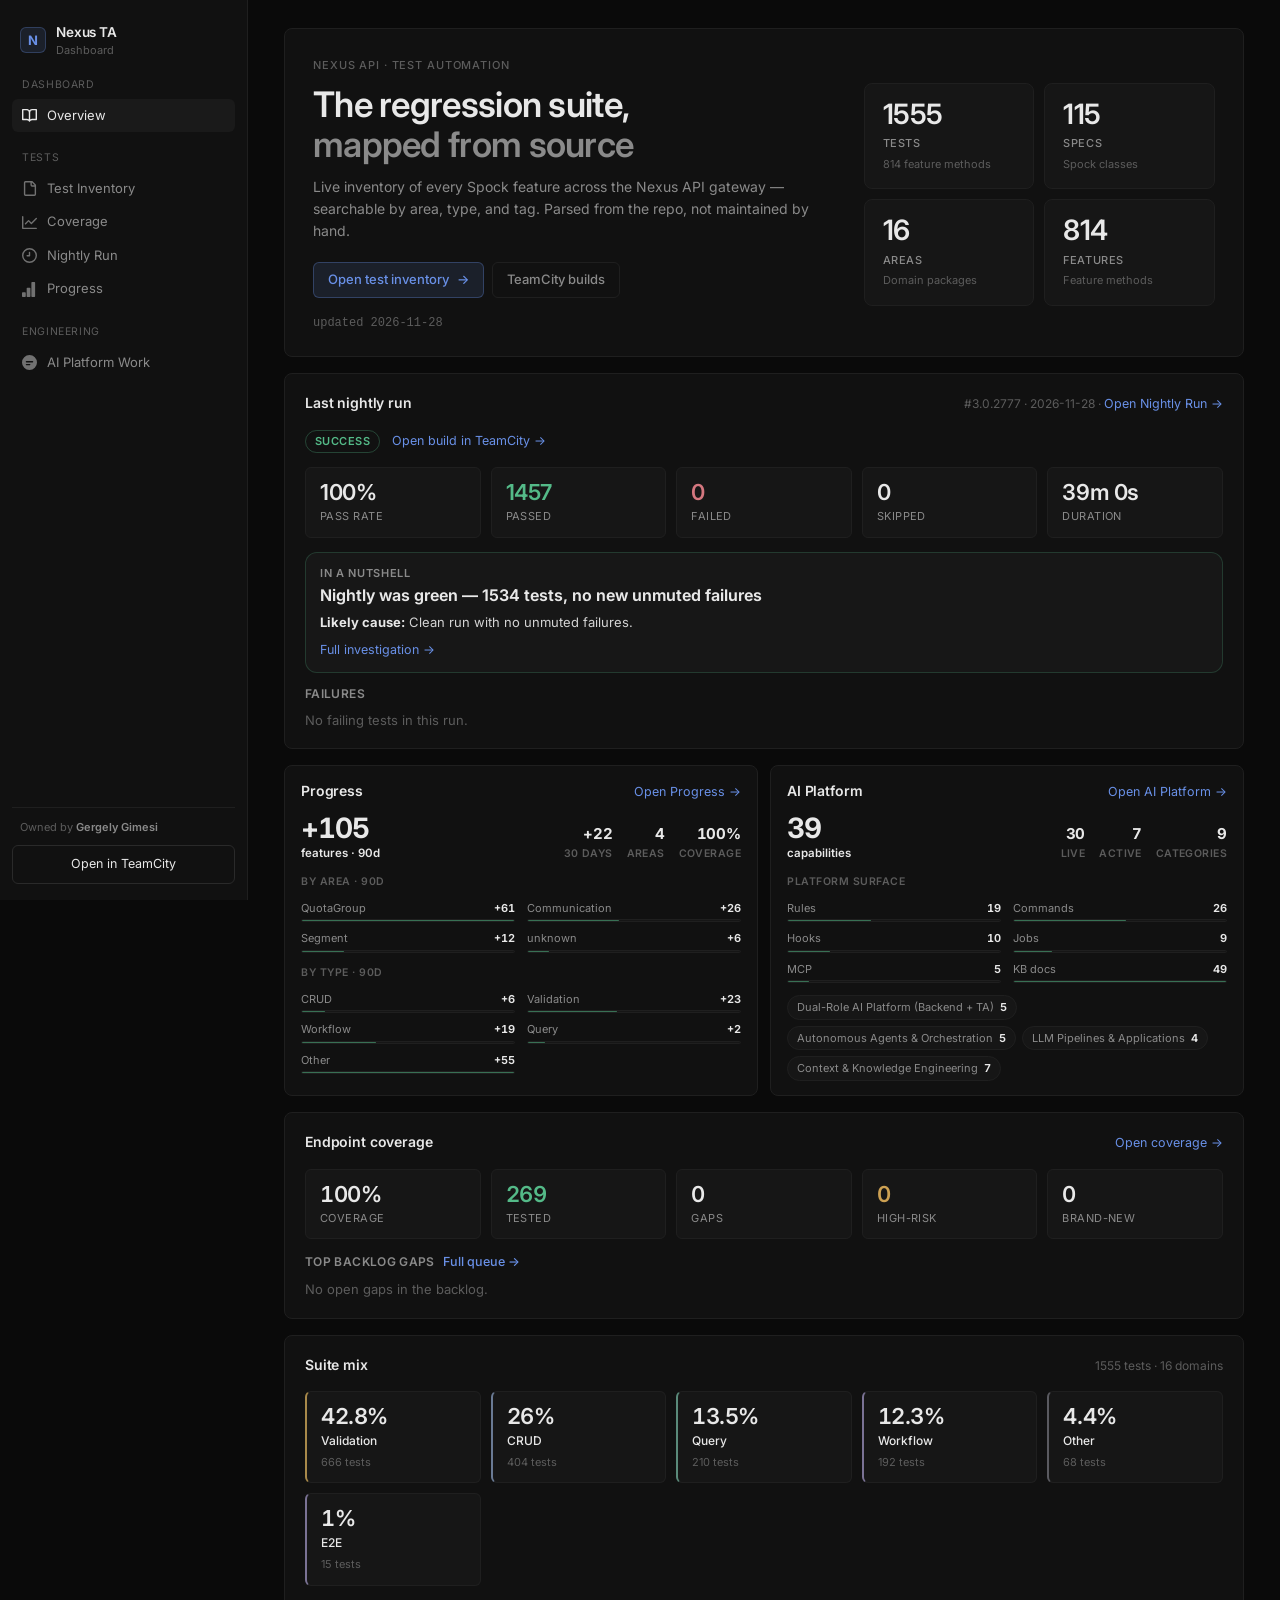
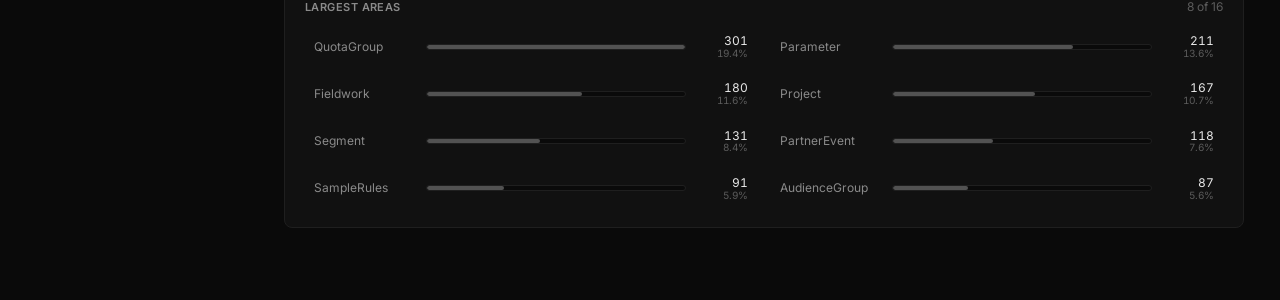
<file: index.html>
<!DOCTYPE html>
<html lang="en">
<head>
  <meta charset="UTF-8" />
  <link rel="icon" type="image/png" sizes="32x32" href="favicon-32.png?v=2" />
  <link rel="icon" type="image/png" sizes="64x64" href="favicon-64.png?v=2" />
  <meta name="viewport" content="width=device-width, initial-scale=1.0" />
  <title>Overview · Nexus TA Dashboard</title>
  <meta name="description" content="Test Automation dashboard for the Nexus API regression suite." />
  <link rel="preconnect" href="https://fonts.googleapis.com" />
  <link rel="preconnect" href="https://fonts.gstatic.com" crossorigin />
  <link href="https://fonts.googleapis.com/css2?family=Inter:wght@400;500;600;700&display=swap" rel="stylesheet" />
  <link rel="stylesheet" href="styles.css?v=121" />
</head>
<body>
  <div class="app">
    <aside class="sidebar">
      <div class="brand">
        <div class="logo">N</div>
        <div>
          <div class="brand-name">Nexus TA</div>
          <div class="brand-sub">Dashboard</div>
        </div>
      </div>
      <nav class="nav">
        <div class="nav-group">
          <div class="nav-group-label">Dashboard</div>
          <a class="nav-item active" href="index.html">
            <svg viewBox="0 0 16 16" fill="currentColor"><path d="M0 1.75A.75.75 0 0 1 .75 1h4.253c1.227 0 2.317.59 3 1.501A3.743 3.743 0 0 1 11.006 1h4.245a.75.75 0 0 1 .75.75v10.5a.75.75 0 0 1-.75.75h-4.507a2.25 2.25 0 0 0-1.591.659l-.622.621a.75.75 0 0 1-1.06 0l-.622-.621A2.25 2.25 0 0 0 5.258 13H.75a.75.75 0 0 1-.75-.75Zm7.251 10.324.004-5.073-.002-2.253A2.25 2.25 0 0 0 5.003 2.5H1.5v9h3.757a3.75 3.75 0 0 1 1.994.574ZM8.755 4.75l-.004 7.322a3.752 3.752 0 0 1 1.992-.572H14.5v-9h-3.495a2.25 2.25 0 0 0-2.25 2.25Z"/></svg>
            Overview
          </a>
        </div>
        <div class="nav-group">
          <div class="nav-group-label">Tests</div>
          <a class="nav-item" href="inventory.html">
            <svg viewBox="0 0 16 16" fill="currentColor"><path d="M2 1.75C2 .784 2.784 0 3.75 0h6.586c.464 0 .909.184 1.237.513l2.914 2.914c.329.328.513.773.513 1.237v9.586A1.75 1.75 0 0 1 13.25 16h-9.5A1.75 1.75 0 0 1 2 14.25Zm1.75-.25a.25.25 0 0 0-.25.25v12.5c0 .138.112.25.25.25h9.5a.25.25 0 0 0 .25-.25V6h-2.75A1.75 1.75 0 0 1 9 4.25V1.5Zm6.75.062V4.25c0 .138.112.25.25.25h2.688l-.011-.013-2.914-2.914-.013-.011Z"/></svg>
            Test Inventory
          </a>
          <a class="nav-item" href="coverage.html">
            <svg viewBox="0 0 16 16" fill="currentColor"><path d="M1.5 1.75V13.5h13.75a.75.75 0 0 1 0 1.5H.75a.75.75 0 0 1-.75-.75V1.75a.75.75 0 0 1 1.5 0Zm14.28 2.53-5.25 5.25a.75.75 0 0 1-1.06 0L7 7.06 4.28 9.78a.751.751 0 0 1-1.042-.018.751.751 0 0 1-.018-1.042l3.25-3.25a.75.75 0 0 1 1.06 0L10 7.94l4.72-4.72a.751.751 0 0 1 1.042.018.751.751 0 0 1 .018 1.042Z"/></svg>
            Coverage
          </a>
          <a class="nav-item" href="nightly.html">
            <svg viewBox="0 0 16 16" fill="currentColor"><path d="M8 0a8 8 0 1 1 0 16A8 8 0 0 1 8 0ZM1.5 8a6.5 6.5 0 1 0 13 0 6.5 6.5 0 0 0-13 0Zm7.25-3.25v3.5a.75.75 0 0 1-.75.75h-2.5a.75.75 0 0 1 0-1.5h1.75V4.75a.75.75 0 0 1 1.5 0Z"/></svg>
            Nightly Run
          </a>
          <a class="nav-item" href="progress.html">
            <svg viewBox="0 0 16 16" fill="currentColor"><path d="M0 11.75a.75.75 0 0 1 .75-.75h2.5a.75.75 0 0 1 .75.75v3.5a.75.75 0 0 1-.75.75h-2.5a.75.75 0 0 1-.75-.75Zm5-5a.75.75 0 0 1 .75-.75h2.5a.75.75 0 0 1 .75.75v8.5a.75.75 0 0 1-.75.75h-2.5a.75.75 0 0 1-.75-.75Zm5-6a.75.75 0 0 1 .75-.75h2.5a.75.75 0 0 1 .75.75v14.5a.75.75 0 0 1-.75.75h-2.5a.75.75 0 0 1-.75-.75Z"/></svg>
            Progress
          </a>
        </div>
        <div class="nav-group">
          <div class="nav-group-label">Engineering</div>
          <a class="nav-item" href="ai-platform.html">
            <svg viewBox="0 0 16 16" fill="currentColor"><path d="M8 0a8 8 0 1 1 0 16A8 8 0 0 1 8 0ZM4.75 6.5a.75.75 0 0 0 0 1.5h6.5a.75.75 0 0 0 0-1.5Zm0 3a.75.75 0 0 0 0 1.5h3.5a.75.75 0 0 0 0-1.5Z"/></svg>
            AI Platform Work
          </a>
        </div>
      </nav>
      <div class="sidebar-bottom">
        <div class="sidebar-owner">Owned by <strong>Gergely Gimesi</strong></div>
        <a class="invite" href="https://teamcity.dynata.com/buildConfiguration/Dk_Microservices_Gateways_NexusApi_RegressionTestQa_Nightly?mode=builds" target="_blank" rel="noopener">
          Open in TeamCity
        </a>
      </div>
    </aside>

    <div class="nav-backdrop" id="nav-backdrop"></div>

    <main class="main page-overview">
      <div class="ov-shell">
        <button class="hamburger ov-hamburger" id="nav-toggle" aria-label="Open menu">
          <svg viewBox="0 0 16 16" fill="currentColor" aria-hidden="true"><path d="M1 3.75A.75.75 0 0 1 1.75 3h12.5a.75.75 0 0 1 0 1.5H1.75A.75.75 0 0 1 1 3.75Zm0 4A.75.75 0 0 1 1.75 7h12.5a.75.75 0 0 1 0 1.5H1.75A.75.75 0 0 1 1 7.75Zm0 4A.75.75 0 0 1 1.75 11h12.5a.75.75 0 0 1 0 1.5H1.75a.75.75 0 0 1-.75-.75Z"/></svg>
        </button>

        <section class="ov-hero">
          <div class="ov-hero-copy">
            <p class="ov-kicker">Nexus API · Test Automation</p>
            <h1 class="ov-title">The regression suite,<br /><span class="ov-title-accent">mapped from source</span></h1>
            <p class="ov-lead">
              Live inventory of every Spock feature across the Nexus API gateway —
              searchable by area, type, and tag. Parsed from the repo, not maintained by hand.
            </p>
            <div class="ov-actions">
              <a class="ov-btn ov-btn-primary" href="inventory.html">
                Open test inventory
                <span aria-hidden="true">→</span>
              </a>
              <a class="ov-btn ov-btn-ghost" href="https://teamcity.dynata.com/buildConfiguration/Dk_Microservices_Gateways_NexusApi_RegressionTestQa_Nightly?mode=builds" target="_blank" rel="noopener">
                TeamCity builds
              </a>
            </div>
            <p class="ov-stamp" id="gen-stamp">Loading inventory…</p>
          </div>
          <div class="ov-hero-stats" id="hero-stats" aria-label="Suite totals">
            <div class="ov-stat">
              <div class="ov-stat-num" data-count="0" id="kpi-cases">—</div>
              <div class="ov-stat-label">Tests</div>
              <div class="ov-stat-sub" id="kpi-methods"></div>
            </div>
            <div class="ov-stat">
              <div class="ov-stat-num" data-count="0" id="kpi-specs">—</div>
              <div class="ov-stat-label">Specs</div>
              <div class="ov-stat-sub">Spock classes</div>
            </div>
            <div class="ov-stat">
              <div class="ov-stat-num" data-count="0" id="kpi-areas">—</div>
              <div class="ov-stat-label">Areas</div>
              <div class="ov-stat-sub">Domain packages</div>
            </div>
            <div class="ov-stat ov-stat-accent">
              <div class="ov-stat-num" data-count="0" id="kpi-features">—</div>
              <div class="ov-stat-label">Features</div>
              <div class="ov-stat-sub">Feature methods</div>
            </div>
          </div>
        </section>

        <section class="ov-panel ov-nightly" id="nightly" aria-label="Last nightly run">
          <header class="ov-panel-head">
            <h2>Last nightly run</h2>
            <span class="ov-panel-meta" id="nightly-meta">Loading…</span>
          </header>
          <div id="nightly-body">
            <div class="ov-empty">Loading…</div>
          </div>
        </section>

        <div class="ov-split">
          <section class="ov-panel ov-progress" id="progress" aria-label="Test progress">
            <header class="ov-panel-head">
              <h2>Progress</h2>
              <span class="ov-panel-meta" id="progress-meta">Loading…</span>
            </header>
            <div id="progress-body">
              <div class="ov-empty">Loading…</div>
            </div>
          </section>

          <section class="ov-panel ov-aip" id="ai-platform" aria-label="AI platform work">
            <header class="ov-panel-head">
              <h2>AI Platform</h2>
              <span class="ov-panel-meta" id="aip-meta">Loading…</span>
            </header>
            <div id="aip-body">
              <div class="ov-empty">Loading…</div>
            </div>
          </section>
        </div>

        <section class="ov-panel ov-coverage" id="coverage" aria-label="Endpoint coverage">
          <header class="ov-panel-head">
            <h2>Endpoint coverage</h2>
            <span class="ov-panel-meta" id="coverage-meta">Loading…</span>
          </header>
          <div id="coverage-body">
            <div class="ov-empty">Loading…</div>
          </div>
        </section>

        <section class="ov-panel ov-suite ov-suite-compact" aria-label="Suite composition">
          <header class="ov-panel-head">
            <h2>Suite mix</h2>
            <span class="ov-panel-meta" id="suite-meta">Loading…</span>
          </header>
          <div class="ov-suite-types" id="type-mix">
            <div class="ov-empty">Loading…</div>
          </div>
          <div class="ov-suite-section">
            <div class="ov-suite-section-head">
              <h3>Largest areas</h3>
              <span class="ov-panel-meta" id="area-meta"></span>
            </div>
            <div class="ov-suite-areas" id="area-bars">
              <div class="ov-empty">Loading…</div>
            </div>
          </div>
        </section>
      </div>
    </main>
  </div>

  <script src="sidebar.js?v=86"></script>
  <script src="overview.js?v=113"></script>
</body>
</html>
</file>
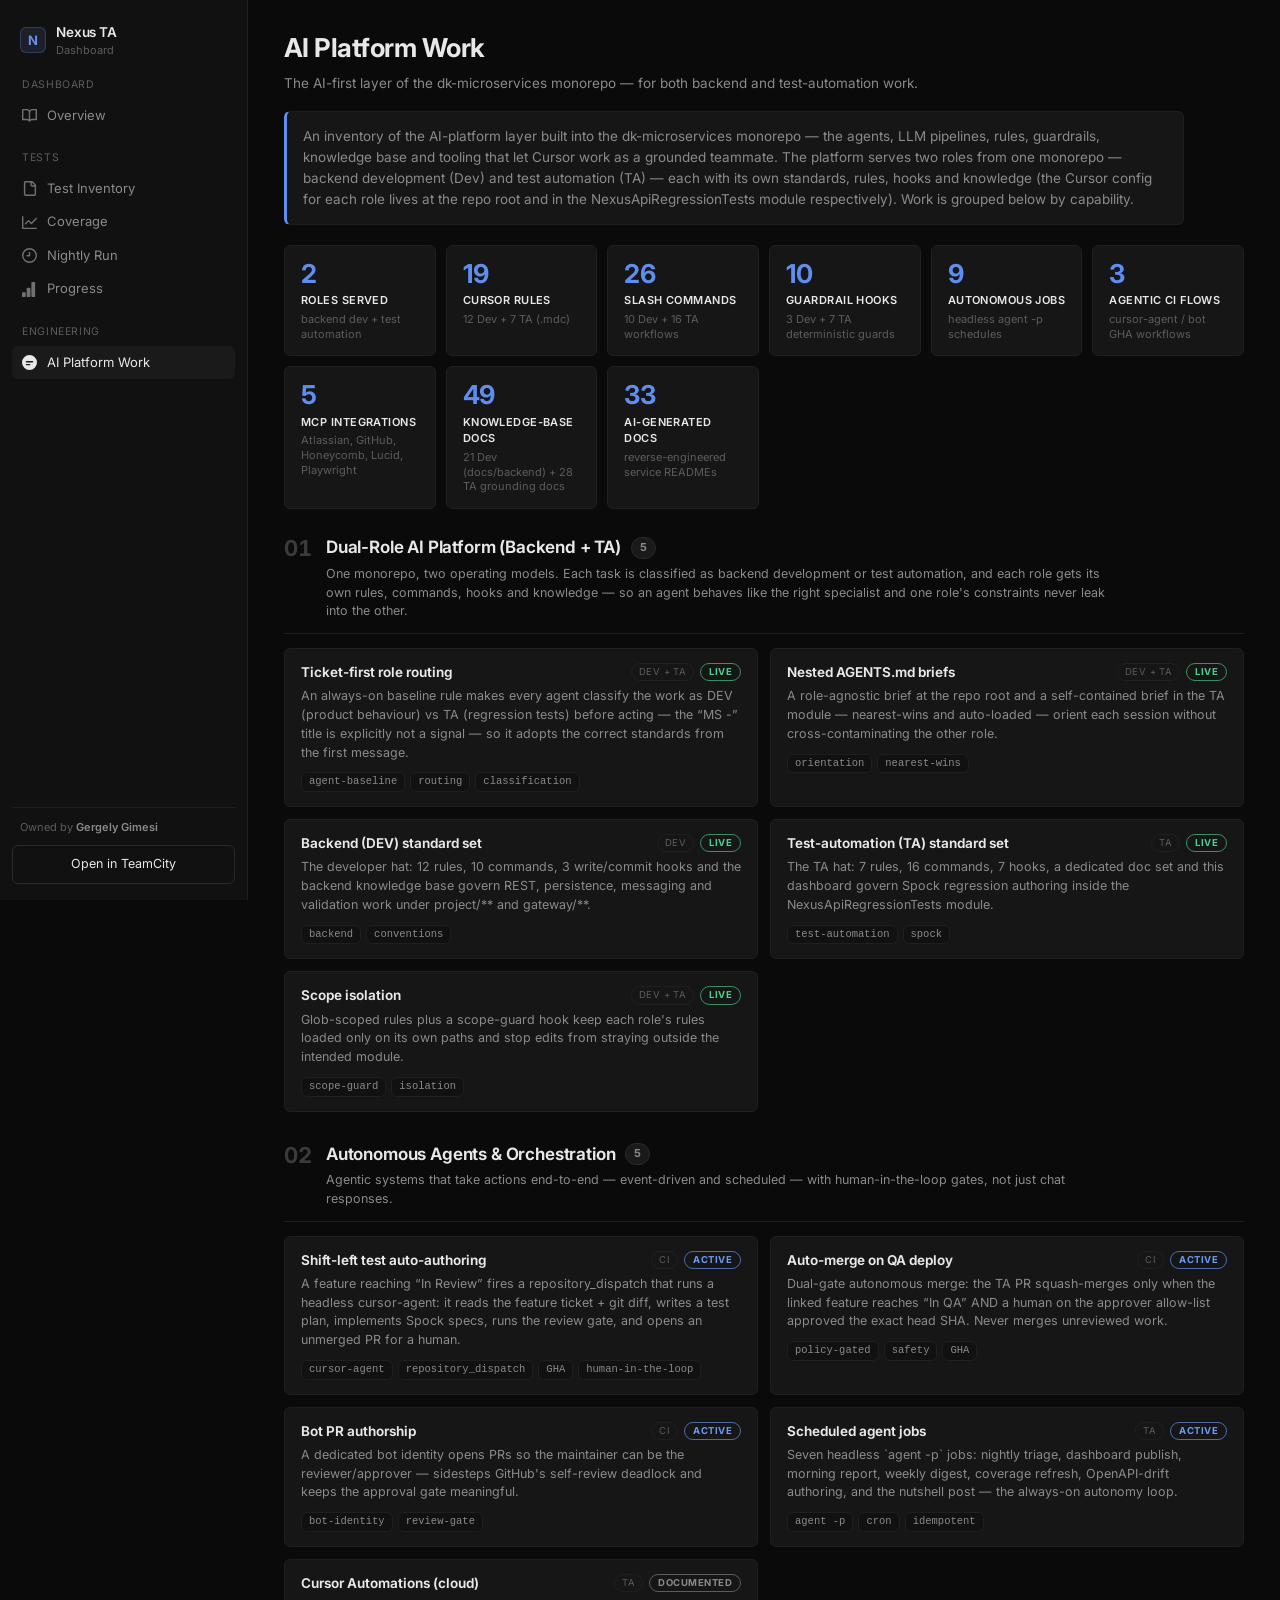
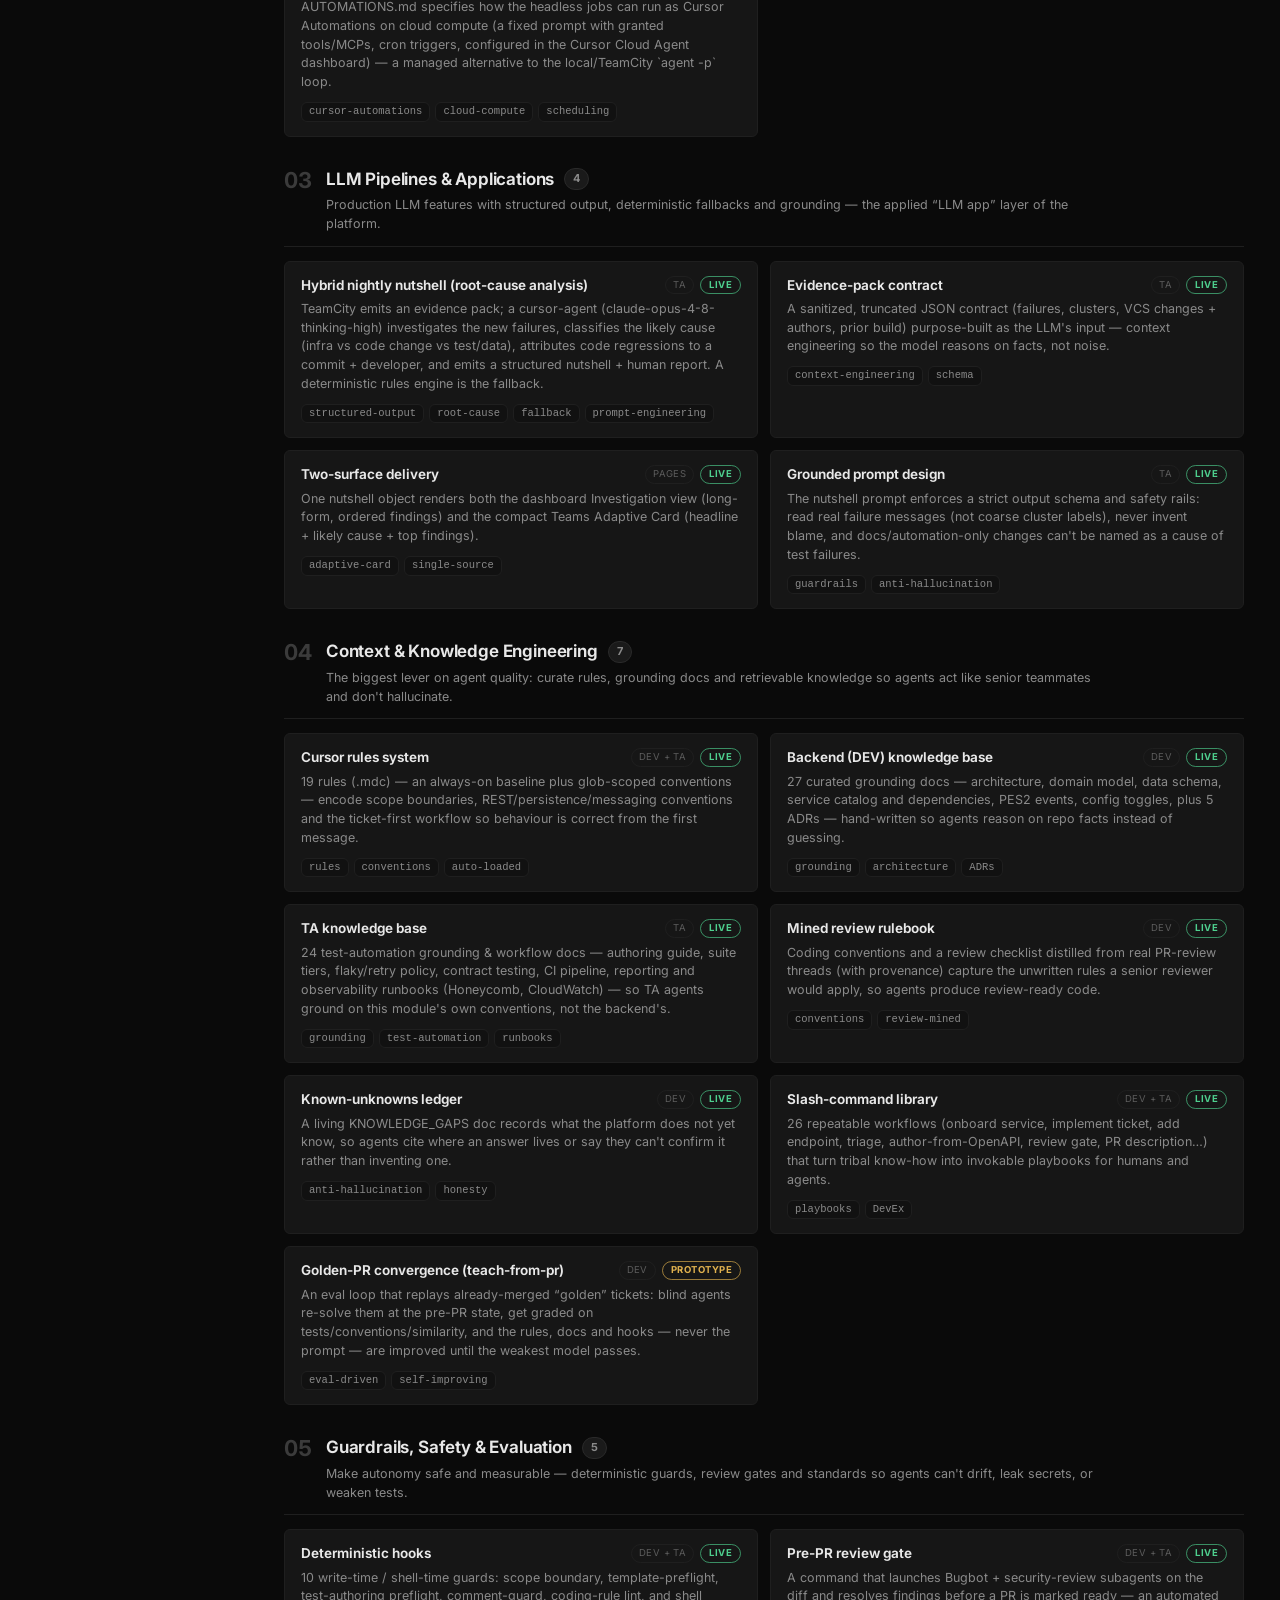
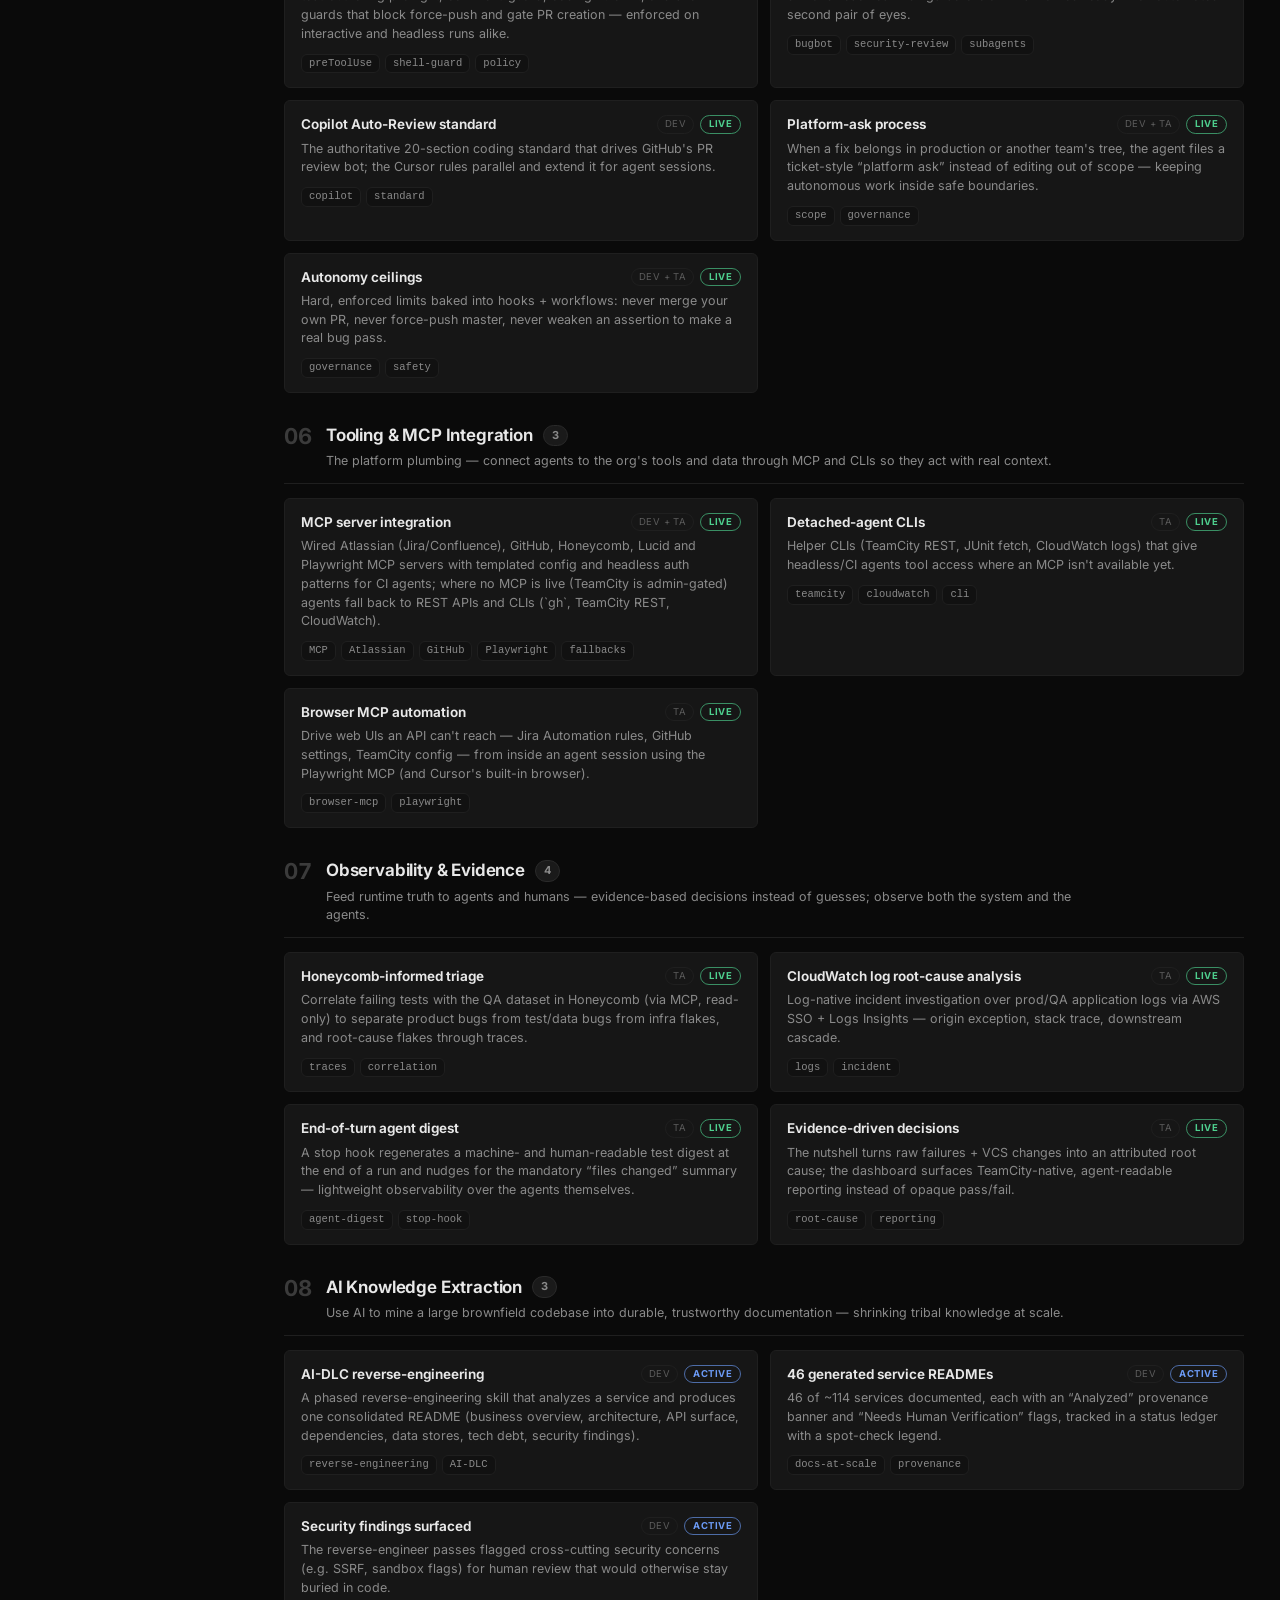
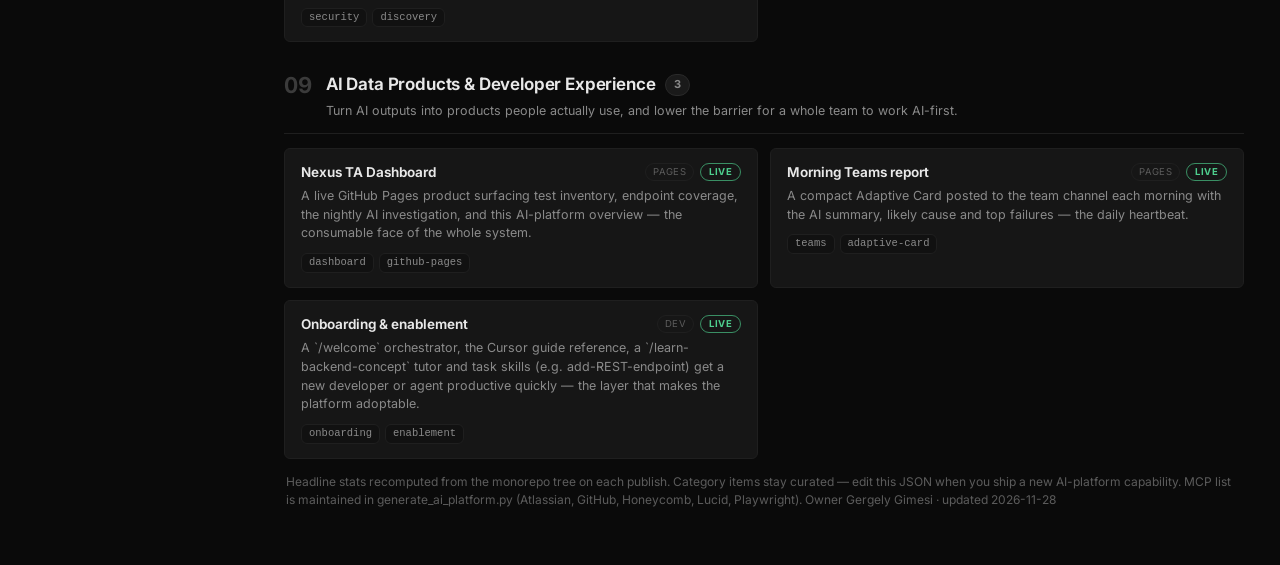
<file: ai-platform.html>
<!DOCTYPE html>
<html lang="en">
<head>
  <meta charset="UTF-8" />
  <link rel="icon" type="image/png" sizes="32x32" href="favicon-32.png?v=2" />
  <link rel="icon" type="image/png" sizes="64x64" href="favicon-64.png?v=2" />
  <meta name="viewport" content="width=device-width, initial-scale=1.0" />
  <title>AI Platform Work · Nexus TA Dashboard</title>
  <meta name="description" content="Portfolio of AI-platform engineering work across the dk-microservices monorepo." />
  <link rel="preconnect" href="https://fonts.googleapis.com" />
  <link rel="preconnect" href="https://fonts.gstatic.com" crossorigin />
  <link href="https://fonts.googleapis.com/css2?family=Inter:wght@400;500;600;700&display=swap" rel="stylesheet" />
  <link rel="stylesheet" href="styles.css?v=123" />
</head>
<body>
  <div class="app">
    <aside class="sidebar">
      <div class="brand">
        <div class="logo">N</div>
        <div>
          <div class="brand-name">Nexus TA</div>
          <div class="brand-sub">Dashboard</div>
        </div>
      </div>
      <nav class="nav">
        <div class="nav-group">
          <div class="nav-group-label">Dashboard</div>
          <a class="nav-item" href="index.html">
            <svg viewBox="0 0 16 16" fill="currentColor"><path d="M0 1.75A.75.75 0 0 1 .75 1h4.253c1.227 0 2.317.59 3 1.501A3.743 3.743 0 0 1 11.006 1h4.245a.75.75 0 0 1 .75.75v10.5a.75.75 0 0 1-.75.75h-4.507a2.25 2.25 0 0 0-1.591.659l-.622.621a.75.75 0 0 1-1.06 0l-.622-.621A2.25 2.25 0 0 0 5.258 13H.75a.75.75 0 0 1-.75-.75Zm7.251 10.324.004-5.073-.002-2.253A2.25 2.25 0 0 0 5.003 2.5H1.5v9h3.757a3.75 3.75 0 0 1 1.994.574ZM8.755 4.75l-.004 7.322a3.752 3.752 0 0 1 1.992-.572H14.5v-9h-3.495a2.25 2.25 0 0 0-2.25 2.25Z"/></svg>
            Overview
          </a>
        </div>
        <div class="nav-group">
          <div class="nav-group-label">Tests</div>
          <a class="nav-item" href="inventory.html">
            <svg viewBox="0 0 16 16" fill="currentColor"><path d="M2 1.75C2 .784 2.784 0 3.75 0h6.586c.464 0 .909.184 1.237.513l2.914 2.914c.329.328.513.773.513 1.237v9.586A1.75 1.75 0 0 1 13.25 16h-9.5A1.75 1.75 0 0 1 2 14.25Zm1.75-.25a.25.25 0 0 0-.25.25v12.5c0 .138.112.25.25.25h9.5a.25.25 0 0 0 .25-.25V6h-2.75A1.75 1.75 0 0 1 9 4.25V1.5Zm6.75.062V4.25c0 .138.112.25.25.25h2.688l-.011-.013-2.914-2.914-.013-.011Z"/></svg>
            Test Inventory
          </a>
          <a class="nav-item" href="coverage.html">
            <svg viewBox="0 0 16 16" fill="currentColor"><path d="M1.5 1.75V13.5h13.75a.75.75 0 0 1 0 1.5H.75a.75.75 0 0 1-.75-.75V1.75a.75.75 0 0 1 1.5 0Zm14.28 2.53-5.25 5.25a.75.75 0 0 1-1.06 0L7 7.06 4.28 9.78a.751.751 0 0 1-1.042-.018.751.751 0 0 1-.018-1.042l3.25-3.25a.75.75 0 0 1 1.06 0L10 7.94l4.72-4.72a.751.751 0 0 1 1.042.018.751.751 0 0 1 .018 1.042Z"/></svg>
            Coverage
          </a>
          <a class="nav-item" href="nightly.html">
            <svg viewBox="0 0 16 16" fill="currentColor"><path d="M8 0a8 8 0 1 1 0 16A8 8 0 0 1 8 0ZM1.5 8a6.5 6.5 0 1 0 13 0 6.5 6.5 0 0 0-13 0Zm7.25-3.25v3.5a.75.75 0 0 1-.75.75h-2.5a.75.75 0 0 1 0-1.5h1.75V4.75a.75.75 0 0 1 1.5 0Z"/></svg>
            Nightly Run
          </a>
          <a class="nav-item" href="progress.html">
            <svg viewBox="0 0 16 16" fill="currentColor"><path d="M0 11.75a.75.75 0 0 1 .75-.75h2.5a.75.75 0 0 1 .75.75v3.5a.75.75 0 0 1-.75.75h-2.5a.75.75 0 0 1-.75-.75Zm5-5a.75.75 0 0 1 .75-.75h2.5a.75.75 0 0 1 .75.75v8.5a.75.75 0 0 1-.75.75h-2.5a.75.75 0 0 1-.75-.75Zm5-6a.75.75 0 0 1 .75-.75h2.5a.75.75 0 0 1 .75.75v14.5a.75.75 0 0 1-.75.75h-2.5a.75.75 0 0 1-.75-.75Z"/></svg>
            Progress
          </a>
        </div>
        <div class="nav-group">
          <div class="nav-group-label">Engineering</div>
          <a class="nav-item active" href="ai-platform.html">
            <svg viewBox="0 0 16 16" fill="currentColor"><path d="M8 0a8 8 0 1 1 0 16A8 8 0 0 1 8 0ZM4.75 6.5a.75.75 0 0 0 0 1.5h6.5a.75.75 0 0 0 0-1.5Zm0 3a.75.75 0 0 0 0 1.5h3.5a.75.75 0 0 0 0-1.5Z"/></svg>
            AI Platform Work
          </a>
        </div>
      </nav>
      <div class="sidebar-bottom">
        <div class="sidebar-owner">Owned by <strong>Gergely Gimesi</strong></div>
        <a class="invite" href="https://teamcity.dynata.com/buildConfiguration/Dk_Microservices_Gateways_NexusApi_RegressionTestQa_Nightly?mode=builds" target="_blank" rel="noopener">
          Open in TeamCity
        </a>
      </div>
    </aside>

    <div class="nav-backdrop" id="nav-backdrop"></div>

    <main class="main page-ai-platform">
      <div class="ov-shell">
        <button class="hamburger ov-hamburger" id="nav-toggle" aria-label="Open menu">
          <svg viewBox="0 0 16 16" fill="currentColor" aria-hidden="true"><path d="M1 3.75A.75.75 0 0 1 1.75 3h12.5a.75.75 0 0 1 0 1.5H1.75A.75.75 0 0 1 1 3.75Zm0 4A.75.75 0 0 1 1.75 7h12.5a.75.75 0 0 1 0 1.5H1.75A.75.75 0 0 1 1 7.75Zm0 4A.75.75 0 0 1 1.75 11h12.5a.75.75 0 0 1 0 1.5H1.75a.75.75 0 0 1-.75-.75Z"/></svg>
        </button>

        <header class="aip-head">
          <h1 class="aip-title">AI Platform Work</h1>
          <p class="aip-sub">The AI-first layer of the dk-microservices monorepo — for both backend and test-automation work.</p>
        </header>

        <div id="aip-body">
          <div class="ov-empty">Loading…</div>
        </div>

        <p class="provenance" id="provenance"></p>
      </div>
    </main>
  </div>

  <script src="sidebar.js?v=82"></script>
  <script src="ai-platform.js?v=2"></script>
</body>
</html>
</file>
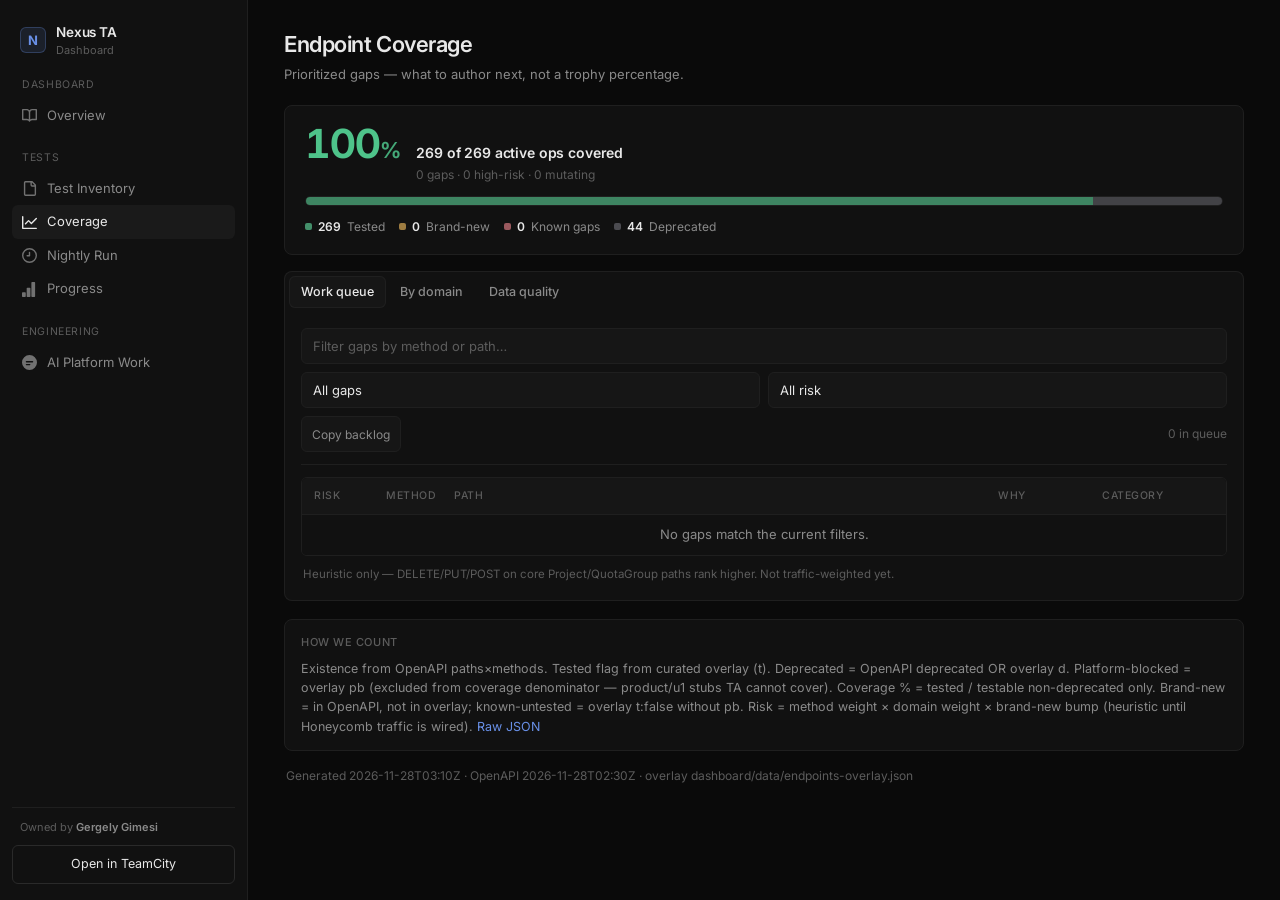
<file: coverage.html>
<!DOCTYPE html>
<html lang="en">
<head>
  <meta charset="UTF-8" />
  <link rel="icon" type="image/png" sizes="32x32" href="favicon-32.png?v=2" />
  <link rel="icon" type="image/png" sizes="64x64" href="favicon-64.png?v=2" />
  <meta name="viewport" content="width=device-width, initial-scale=1.0" />
  <title>Coverage · Nexus TA Dashboard</title>
  <meta name="description" content="Nexus API endpoint coverage — prioritized gaps from OpenAPI vs regression tests." />
  <link rel="preconnect" href="https://fonts.googleapis.com" />
  <link rel="preconnect" href="https://fonts.gstatic.com" crossorigin />
  <link href="https://fonts.googleapis.com/css2?family=Inter:wght@400;500;600;700&display=swap" rel="stylesheet" />
  <link rel="stylesheet" href="styles.css?v=121" />
  <!-- REROLL: remove this link (+ delete styles-unify.css) to undo Coverage→Overview visual bridge -->
  <link rel="stylesheet" href="styles-unify.css?v=3" />
</head>
<body>
  <div class="app">
    <aside class="sidebar">
      <div class="brand">
        <div class="logo">N</div>
        <div>
          <div class="brand-name">Nexus TA</div>
          <div class="brand-sub">Dashboard</div>
        </div>
      </div>
      <nav class="nav">
        <div class="nav-group">
          <div class="nav-group-label">Dashboard</div>
          <a class="nav-item" href="index.html">
            <svg viewBox="0 0 16 16" fill="currentColor"><path d="M0 1.75A.75.75 0 0 1 .75 1h4.253c1.227 0 2.317.59 3 1.501A3.743 3.743 0 0 1 11.006 1h4.245a.75.75 0 0 1 .75.75v10.5a.75.75 0 0 1-.75.75h-4.507a2.25 2.25 0 0 0-1.591.659l-.622.621a.75.75 0 0 1-1.06 0l-.622-.621A2.25 2.25 0 0 0 5.258 13H.75a.75.75 0 0 1-.75-.75Zm7.251 10.324.004-5.073-.002-2.253A2.25 2.25 0 0 0 5.003 2.5H1.5v9h3.757a3.75 3.75 0 0 1 1.994.574ZM8.755 4.75l-.004 7.322a3.752 3.752 0 0 1 1.992-.572H14.5v-9h-3.495a2.25 2.25 0 0 0-2.25 2.25Z"/></svg>
            Overview
          </a>
        </div>
        <div class="nav-group">
          <div class="nav-group-label">Tests</div>
          <a class="nav-item" href="inventory.html">
            <svg viewBox="0 0 16 16" fill="currentColor"><path d="M2 1.75C2 .784 2.784 0 3.75 0h6.586c.464 0 .909.184 1.237.513l2.914 2.914c.329.328.513.773.513 1.237v9.586A1.75 1.75 0 0 1 13.25 16h-9.5A1.75 1.75 0 0 1 2 14.25Zm1.75-.25a.25.25 0 0 0-.25.25v12.5c0 .138.112.25.25.25h9.5a.25.25 0 0 0 .25-.25V6h-2.75A1.75 1.75 0 0 1 9 4.25V1.5Zm6.75.062V4.25c0 .138.112.25.25.25h2.688l-.011-.013-2.914-2.914-.013-.011Z"/></svg>
            Test Inventory
          </a>
          <a class="nav-item active" href="coverage.html">
            <svg viewBox="0 0 16 16" fill="currentColor"><path d="M1.5 1.75V13.5h13.75a.75.75 0 0 1 0 1.5H.75a.75.75 0 0 1-.75-.75V1.75a.75.75 0 0 1 1.5 0Zm14.28 2.53-5.25 5.25a.75.75 0 0 1-1.06 0L7 7.06 4.28 9.78a.751.751 0 0 1-1.042-.018.751.751 0 0 1-.018-1.042l3.25-3.25a.75.75 0 0 1 1.06 0L10 7.94l4.72-4.72a.751.751 0 0 1 1.042.018.751.751 0 0 1 .018 1.042Z"/></svg>
            Coverage
          </a>
          <a class="nav-item" href="nightly.html">
            <svg viewBox="0 0 16 16" fill="currentColor"><path d="M8 0a8 8 0 1 1 0 16A8 8 0 0 1 8 0ZM1.5 8a6.5 6.5 0 1 0 13 0 6.5 6.5 0 0 0-13 0Zm7.25-3.25v3.5a.75.75 0 0 1-.75.75h-2.5a.75.75 0 0 1 0-1.5h1.75V4.75a.75.75 0 0 1 1.5 0Z"/></svg>
            Nightly Run
          </a>
          <a class="nav-item" href="progress.html">
            <svg viewBox="0 0 16 16" fill="currentColor"><path d="M0 11.75a.75.75 0 0 1 .75-.75h2.5a.75.75 0 0 1 .75.75v3.5a.75.75 0 0 1-.75.75h-2.5a.75.75 0 0 1-.75-.75Zm5-5a.75.75 0 0 1 .75-.75h2.5a.75.75 0 0 1 .75.75v8.5a.75.75 0 0 1-.75.75h-2.5a.75.75 0 0 1-.75-.75Zm5-6a.75.75 0 0 1 .75-.75h2.5a.75.75 0 0 1 .75.75v14.5a.75.75 0 0 1-.75.75h-2.5a.75.75 0 0 1-.75-.75Z"/></svg>
            Progress
          </a>
        </div>
        <div class="nav-group">
          <div class="nav-group-label">Engineering</div>
          <a class="nav-item" href="ai-platform.html">
            <svg viewBox="0 0 16 16" fill="currentColor"><path d="M8 0a8 8 0 1 1 0 16A8 8 0 0 1 8 0ZM4.75 6.5a.75.75 0 0 0 0 1.5h6.5a.75.75 0 0 0 0-1.5Zm0 3a.75.75 0 0 0 0 1.5h3.5a.75.75 0 0 0 0-1.5Z"/></svg>
            AI Platform Work
          </a>
        </div>
      </nav>
      <div class="sidebar-bottom">
        <div class="sidebar-owner">Owned by <strong>Gergely Gimesi</strong></div>
        <a class="invite" href="https://teamcity.dynata.com/buildConfiguration/Dk_Microservices_Gateways_NexusApi_RegressionTestQa_Nightly?mode=builds" target="_blank" rel="noopener">
          Open in TeamCity
        </a>
      </div>
    </aside>

    <div class="nav-backdrop" id="nav-backdrop"></div>

    <main class="main">
      <header class="topbar">
        <div class="topbar-left">
          <button class="hamburger" id="nav-toggle" aria-label="Open menu">
            <svg viewBox="0 0 16 16" fill="currentColor" aria-hidden="true"><path d="M1 3.75A.75.75 0 0 1 1.75 3h12.5a.75.75 0 0 1 0 1.5H1.75A.75.75 0 0 1 1 3.75Zm0 4A.75.75 0 0 1 1.75 7h12.5a.75.75 0 0 1 0 1.5H1.75A.75.75 0 0 1 1 7.75Zm0 4A.75.75 0 0 1 1.75 11h12.5a.75.75 0 0 1 0 1.5H1.75a.75.75 0 0 1-.75-.75Z"/></svg>
          </button>
          <div>
            <h1 class="page-title">Endpoint Coverage</h1>
            <p class="page-sub">Prioritized gaps — what to author next, not a trophy percentage.</p>
          </div>
        </div>
      </header>

      <div class="content content-wide">
        <section class="cov-summary" id="summary" aria-label="Coverage summary">
          <p class="cov-summary-lead">Loading…</p>
        </section>

        <div class="cov-tabs" role="tablist" aria-label="Coverage views">
          <button type="button" class="cov-tab active" role="tab" aria-selected="true" data-tab="queue" id="tab-queue">Work queue</button>
          <button type="button" class="cov-tab" role="tab" aria-selected="false" data-tab="domain" id="tab-domain">By domain</button>
          <button type="button" class="cov-tab" role="tab" aria-selected="false" data-tab="quality" id="tab-quality">Data quality</button>
        </div>

        <div class="cov-panel" id="panel-queue" role="tabpanel" aria-labelledby="tab-queue">
          <div class="inventory-toolbar cov-toolbar">
            <div class="controls">
              <input type="search" id="queue-search" placeholder="Filter gaps by method or path…" autocomplete="off" />
              <div class="control-filters">
                <select id="queue-gap">
                  <option value="">All gaps</option>
                  <option value="new">Brand-new only</option>
                  <option value="known">Known untested</option>
                </select>
                <select id="queue-risk">
                  <option value="">All risk</option>
                  <option value="high">High risk</option>
                  <option value="medium">Medium</option>
                  <option value="low">Low</option>
                </select>
              </div>
              <div class="control-actions">
                <button type="button" class="toolbtn" id="copy-queue">Copy backlog</button>
                <span class="result-count" id="queue-count"></span>
              </div>
            </div>
          </div>
          <div class="cov-queue-wrap">
            <table class="cov-queue" id="queue-table">
              <thead>
                <tr>
                  <th class="cov-col-risk">Risk</th>
                  <th class="cov-col-method">Method</th>
                  <th class="cov-col-path">Path</th>
                  <th class="cov-col-why">Why</th>
                  <th class="cov-col-cat">Category</th>
                </tr>
              </thead>
              <tbody id="queue-body">
                <tr><td colspan="5" class="state-msg">Loading…</td></tr>
              </tbody>
            </table>
          </div>
          <p class="cov-hint" id="risk-hint"></p>
        </div>

        <div class="cov-panel" id="panel-domain" role="tabpanel" aria-labelledby="tab-domain" hidden>
          <div class="inventory-toolbar cov-toolbar">
            <div class="controls">
              <input type="search" id="domain-search" placeholder="Search method or path…" autocomplete="off" />
              <div class="control-filters">
                <select id="domain-status">
                  <option value="">All statuses</option>
                  <option value="gaps">Gaps only</option>
                  <option value="untested">Untested only</option>
                  <option value="tested">Tested</option>
                  <option value="deprecated">Deprecated</option>
                </select>
                <select id="domain-category"><option value="">All categories</option></select>
              </div>
              <div class="control-actions">
                <button type="button" class="toolbtn" id="expand-all">Expand all</button>
                <button type="button" class="toolbtn" id="collapse-all">Collapse</button>
                <span class="result-count" id="domain-count"></span>
              </div>
            </div>
          </div>
          <div class="groups cov-domain-groups" id="groups">
            <div class="state-msg">Loading…</div>
          </div>
        </div>

        <div class="cov-panel" id="panel-quality" role="tabpanel" aria-labelledby="tab-quality" hidden>
          <div class="cov-quality" id="quality"></div>
        </div>

        <section class="cov-how">
          <h2 class="cov-how-title">How we count</h2>
          <p id="methodology-body"></p>
        </section>

        <p class="provenance" id="provenance"></p>
      </div>
    </main>
  </div>

  <script src="sidebar.js?v=86"></script>
  <script src="coverage.js?v=90"></script>
</body>
</html>
</file>
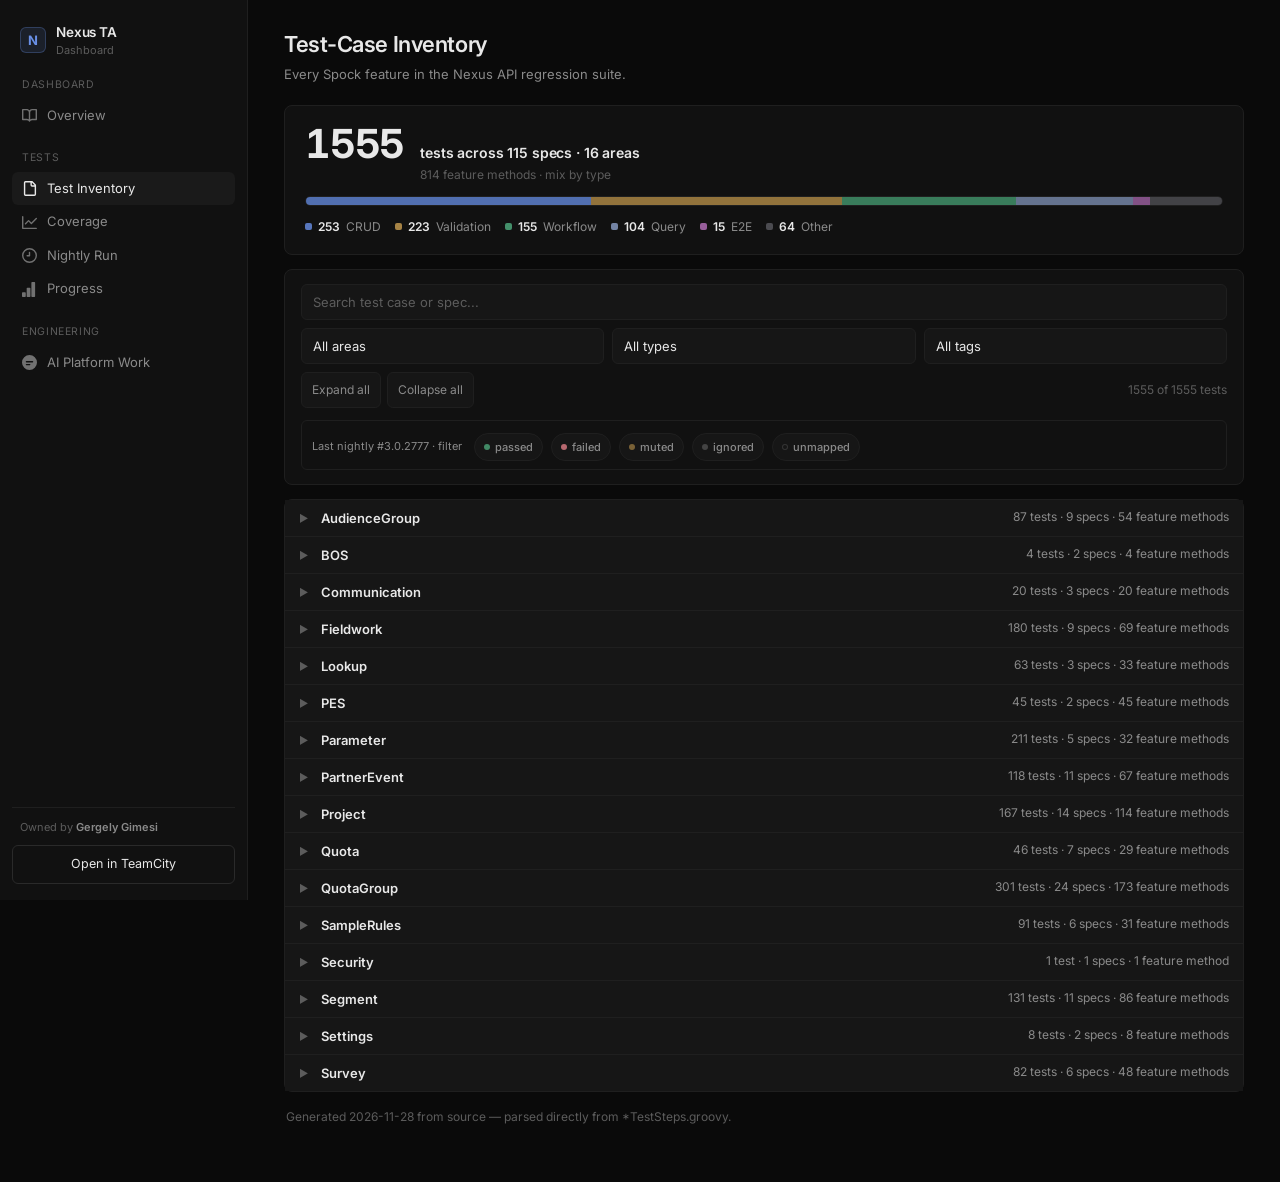
<file: inventory.html>
<!DOCTYPE html>
<html lang="en">
<head>
  <meta charset="UTF-8" />
  <link rel="icon" type="image/png" sizes="32x32" href="favicon-32.png?v=2" />
  <link rel="icon" type="image/png" sizes="64x64" href="favicon-64.png?v=2" />
  <meta name="viewport" content="width=device-width, initial-scale=1.0" />
  <title>Test Inventory · Nexus TA Dashboard</title>
  <meta name="description" content="Searchable inventory of every Nexus API regression test case." />
  <link rel="preconnect" href="https://fonts.googleapis.com" />
  <link rel="preconnect" href="https://fonts.gstatic.com" crossorigin />
  <link href="https://fonts.googleapis.com/css2?family=Inter:wght@400;500;600;700&display=swap" rel="stylesheet" />
  <link rel="stylesheet" href="styles.css?v=121" />
  <!-- REROLL: remove this link (+ delete styles-unify.css) to undo Inventory→Overview visual bridge -->
  <link rel="stylesheet" href="styles-unify.css?v=5" />
</head>
<body>
  <div class="app">
    <aside class="sidebar">
      <div class="brand">
        <div class="logo">N</div>
        <div>
          <div class="brand-name">Nexus TA</div>
          <div class="brand-sub">Dashboard</div>
        </div>
      </div>
      <nav class="nav">
        <div class="nav-group">
          <div class="nav-group-label">Dashboard</div>
          <a class="nav-item" href="index.html">
            <svg viewBox="0 0 16 16" fill="currentColor"><path d="M0 1.75A.75.75 0 0 1 .75 1h4.253c1.227 0 2.317.59 3 1.501A3.743 3.743 0 0 1 11.006 1h4.245a.75.75 0 0 1 .75.75v10.5a.75.75 0 0 1-.75.75h-4.507a2.25 2.25 0 0 0-1.591.659l-.622.621a.75.75 0 0 1-1.06 0l-.622-.621A2.25 2.25 0 0 0 5.258 13H.75a.75.75 0 0 1-.75-.75Zm7.251 10.324.004-5.073-.002-2.253A2.25 2.25 0 0 0 5.003 2.5H1.5v9h3.757a3.75 3.75 0 0 1 1.994.574ZM8.755 4.75l-.004 7.322a3.752 3.752 0 0 1 1.992-.572H14.5v-9h-3.495a2.25 2.25 0 0 0-2.25 2.25Z"/></svg>
            Overview
          </a>
        </div>
        <div class="nav-group">
          <div class="nav-group-label">Tests</div>
          <a class="nav-item active" href="inventory.html">
            <svg viewBox="0 0 16 16" fill="currentColor"><path d="M2 1.75C2 .784 2.784 0 3.75 0h6.586c.464 0 .909.184 1.237.513l2.914 2.914c.329.328.513.773.513 1.237v9.586A1.75 1.75 0 0 1 13.25 16h-9.5A1.75 1.75 0 0 1 2 14.25Zm1.75-.25a.25.25 0 0 0-.25.25v12.5c0 .138.112.25.25.25h9.5a.25.25 0 0 0 .25-.25V6h-2.75A1.75 1.75 0 0 1 9 4.25V1.5Zm6.75.062V4.25c0 .138.112.25.25.25h2.688l-.011-.013-2.914-2.914-.013-.011Z"/></svg>
            Test Inventory
          </a>
          <a class="nav-item" href="coverage.html">
            <svg viewBox="0 0 16 16" fill="currentColor"><path d="M1.5 1.75V13.5h13.75a.75.75 0 0 1 0 1.5H.75a.75.75 0 0 1-.75-.75V1.75a.75.75 0 0 1 1.5 0Zm14.28 2.53-5.25 5.25a.75.75 0 0 1-1.06 0L7 7.06 4.28 9.78a.751.751 0 0 1-1.042-.018.751.751 0 0 1-.018-1.042l3.25-3.25a.75.75 0 0 1 1.06 0L10 7.94l4.72-4.72a.751.751 0 0 1 1.042.018.751.751 0 0 1 .018 1.042Z"/></svg>
            Coverage
          </a>
          <a class="nav-item" href="nightly.html">
            <svg viewBox="0 0 16 16" fill="currentColor"><path d="M8 0a8 8 0 1 1 0 16A8 8 0 0 1 8 0ZM1.5 8a6.5 6.5 0 1 0 13 0 6.5 6.5 0 0 0-13 0Zm7.25-3.25v3.5a.75.75 0 0 1-.75.75h-2.5a.75.75 0 0 1 0-1.5h1.75V4.75a.75.75 0 0 1 1.5 0Z"/></svg>
            Nightly Run
          </a>
          <a class="nav-item" href="progress.html">
            <svg viewBox="0 0 16 16" fill="currentColor"><path d="M0 11.75a.75.75 0 0 1 .75-.75h2.5a.75.75 0 0 1 .75.75v3.5a.75.75 0 0 1-.75.75h-2.5a.75.75 0 0 1-.75-.75Zm5-5a.75.75 0 0 1 .75-.75h2.5a.75.75 0 0 1 .75.75v8.5a.75.75 0 0 1-.75.75h-2.5a.75.75 0 0 1-.75-.75Zm5-6a.75.75 0 0 1 .75-.75h2.5a.75.75 0 0 1 .75.75v14.5a.75.75 0 0 1-.75.75h-2.5a.75.75 0 0 1-.75-.75Z"/></svg>
            Progress
          </a>
        </div>
        <div class="nav-group">
          <div class="nav-group-label">Engineering</div>
          <a class="nav-item" href="ai-platform.html">
            <svg viewBox="0 0 16 16" fill="currentColor"><path d="M8 0a8 8 0 1 1 0 16A8 8 0 0 1 8 0ZM4.75 6.5a.75.75 0 0 0 0 1.5h6.5a.75.75 0 0 0 0-1.5Zm0 3a.75.75 0 0 0 0 1.5h3.5a.75.75 0 0 0 0-1.5Z"/></svg>
            AI Platform Work
          </a>
        </div>
      </nav>
      <div class="sidebar-bottom">
        <div class="sidebar-owner">Owned by <strong>Gergely Gimesi</strong></div>
        <a class="invite" href="https://teamcity.dynata.com/buildConfiguration/Dk_Microservices_Gateways_NexusApi_RegressionTestQa_Nightly?mode=builds" target="_blank" rel="noopener">
          Open in TeamCity
        </a>
      </div>
    </aside>

    <div class="nav-backdrop" id="nav-backdrop"></div>

    <main class="main">
      <header class="topbar">
        <div class="topbar-left">
          <button class="hamburger" id="nav-toggle" aria-label="Open menu">
            <svg viewBox="0 0 16 16" fill="currentColor" aria-hidden="true"><path d="M1 3.75A.75.75 0 0 1 1.75 3h12.5a.75.75 0 0 1 0 1.5H1.75A.75.75 0 0 1 1 3.75Zm0 4A.75.75 0 0 1 1.75 7h12.5a.75.75 0 0 1 0 1.5H1.75A.75.75 0 0 1 1 7.75Zm0 4A.75.75 0 0 1 1.75 11h12.5a.75.75 0 0 1 0 1.5H1.75a.75.75 0 0 1-.75-.75Z"/></svg>
          </button>
          <div>
            <h1 class="page-title">Test-Case Inventory</h1>
            <p class="page-sub">Every Spock feature in the Nexus API regression suite.</p>
          </div>
        </div>
      </header>

      <div class="content content-wide">
        <section class="inv-summary" id="kpis" aria-label="Inventory summary">
          <p class="inv-summary-lead">Loading…</p>
        </section>

        <div class="inventory-toolbar">
          <div class="controls">
            <input type="search" id="search" placeholder="Search test case or spec..." autocomplete="off" />
            <div class="control-filters">
              <select id="filter-area"><option value="">All areas</option></select>
              <select id="filter-type"><option value="">All types</option></select>
              <div class="multi-select" id="filter-tag">
                <button type="button" class="multi-select-trigger" id="filter-tag-trigger" aria-haspopup="listbox" aria-expanded="false">
                  <span class="multi-select-label" id="filter-tag-label">All tags</span>
                </button>
                <div class="multi-select-panel" id="filter-tag-panel" hidden>
                  <div class="multi-select-mode" role="group" aria-label="Tag match mode">
                    <button type="button" class="multi-select-mode-btn active" data-mode="any" id="tag-mode-any" title="Show tests that have at least one selected tag">Match any</button>
                    <button type="button" class="multi-select-mode-btn" data-mode="all" id="tag-mode-all" title="Show tests that have every selected tag">Match all</button>
                  </div>
                  <div class="multi-select-options" id="filter-tag-options" role="listbox" aria-multiselectable="true"></div>
                  <button type="button" class="multi-select-clear" id="filter-tag-clear">Clear tags</button>
                </div>
              </div>
            </div>
            <div class="control-actions">
              <button type="button" class="toolbtn" id="expand-all">Expand all</button>
              <button type="button" class="toolbtn" id="collapse-all">Collapse all</button>
              <button type="button" class="toolbtn" id="clear-filters" hidden>Clear all filters</button>
              <span class="result-count" id="result-count"></span>
            </div>
          </div>
          <div class="run-status-bar" id="run-legend" hidden></div>
        </div>

        <div class="groups" id="groups">
          <div class="state-msg">Loading inventory...</div>
        </div>

        <p class="provenance" id="provenance"></p>
      </div>
    </main>
  </div>

  <script src="sidebar.js?v=86"></script>
  <script src="inventory.js?v=87"></script>
</body>
</html>
</file>
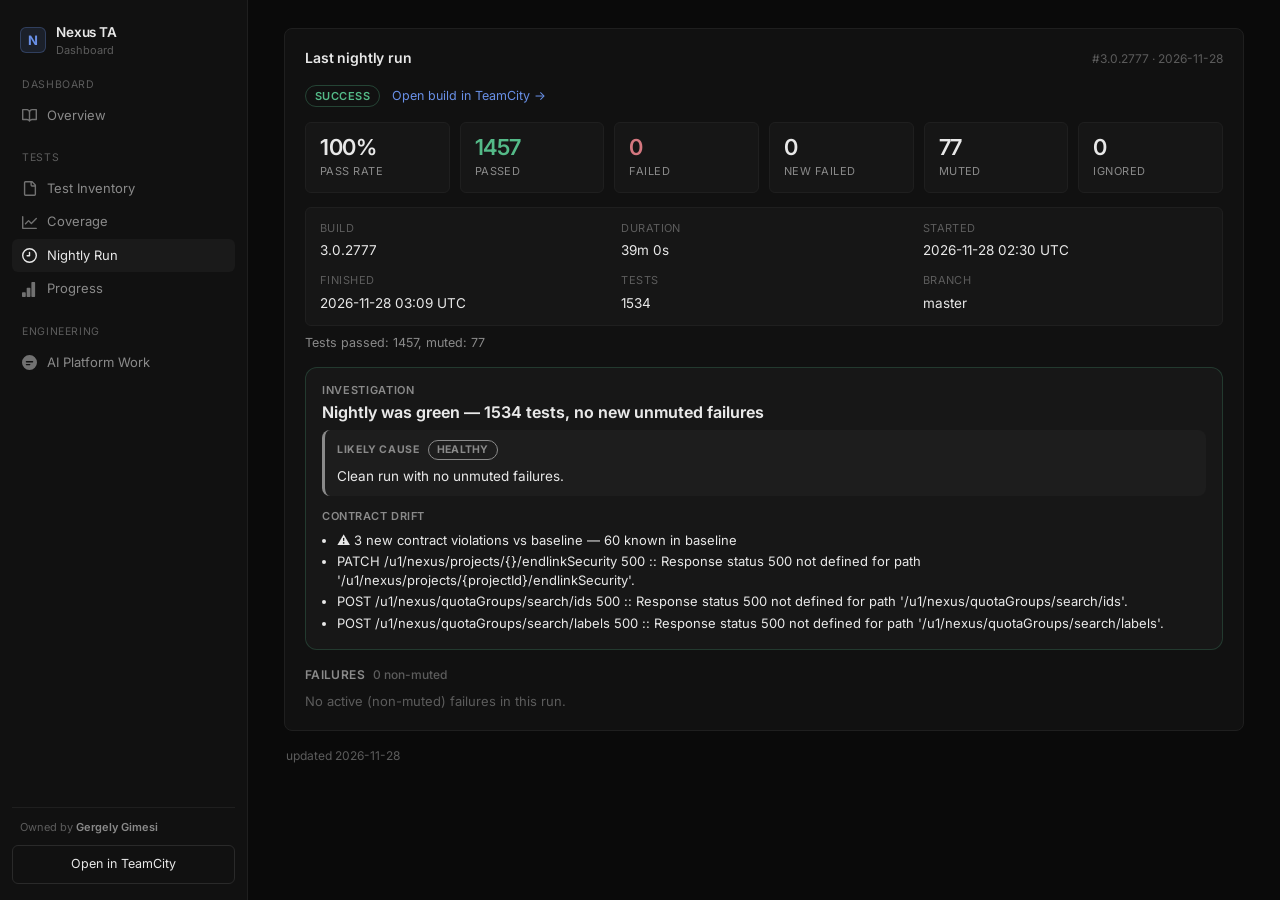
<file: nightly.html>
<!DOCTYPE html>
<html lang="en">
<head>
  <meta charset="UTF-8" />
  <link rel="icon" type="image/png" sizes="32x32" href="favicon-32.png?v=2" />
  <link rel="icon" type="image/png" sizes="64x64" href="favicon-64.png?v=2" />
  <meta name="viewport" content="width=device-width, initial-scale=1.0" />
  <title>Nightly Run · Nexus TA Dashboard</title>
  <meta name="description" content="Latest Nexus API regression nightly from TeamCity." />
  <link rel="preconnect" href="https://fonts.googleapis.com" />
  <link rel="preconnect" href="https://fonts.gstatic.com" crossorigin />
  <link href="https://fonts.googleapis.com/css2?family=Inter:wght@400;500;600;700&display=swap" rel="stylesheet" />
  <link rel="stylesheet" href="styles.css?v=121" />
</head>
<body>
  <div class="app">
    <aside class="sidebar">
      <div class="brand">
        <div class="logo">N</div>
        <div>
          <div class="brand-name">Nexus TA</div>
          <div class="brand-sub">Dashboard</div>
        </div>
      </div>
      <nav class="nav">
        <div class="nav-group">
          <div class="nav-group-label">Dashboard</div>
          <a class="nav-item" href="index.html">
            <svg viewBox="0 0 16 16" fill="currentColor"><path d="M0 1.75A.75.75 0 0 1 .75 1h4.253c1.227 0 2.317.59 3 1.501A3.743 3.743 0 0 1 11.006 1h4.245a.75.75 0 0 1 .75.75v10.5a.75.75 0 0 1-.75.75h-4.507a2.25 2.25 0 0 0-1.591.659l-.622.621a.75.75 0 0 1-1.06 0l-.622-.621A2.25 2.25 0 0 0 5.258 13H.75a.75.75 0 0 1-.75-.75Zm7.251 10.324.004-5.073-.002-2.253A2.25 2.25 0 0 0 5.003 2.5H1.5v9h3.757a3.75 3.75 0 0 1 1.994.574ZM8.755 4.75l-.004 7.322a3.752 3.752 0 0 1 1.992-.572H14.5v-9h-3.495a2.25 2.25 0 0 0-2.25 2.25Z"/></svg>
            Overview
          </a>
        </div>
        <div class="nav-group">
          <div class="nav-group-label">Tests</div>
          <a class="nav-item" href="inventory.html">
            <svg viewBox="0 0 16 16" fill="currentColor"><path d="M2 1.75C2 .784 2.784 0 3.75 0h6.586c.464 0 .909.184 1.237.513l2.914 2.914c.329.328.513.773.513 1.237v9.586A1.75 1.75 0 0 1 13.25 16h-9.5A1.75 1.75 0 0 1 2 14.25Zm1.75-.25a.25.25 0 0 0-.25.25v12.5c0 .138.112.25.25.25h9.5a.25.25 0 0 0 .25-.25V6h-2.75A1.75 1.75 0 0 1 9 4.25V1.5Zm6.75.062V4.25c0 .138.112.25.25.25h2.688l-.011-.013-2.914-2.914-.013-.011Z"/></svg>
            Test Inventory
          </a>
          <a class="nav-item" href="coverage.html">
            <svg viewBox="0 0 16 16" fill="currentColor"><path d="M1.5 1.75V13.5h13.75a.75.75 0 0 1 0 1.5H.75a.75.75 0 0 1-.75-.75V1.75a.75.75 0 0 1 1.5 0Zm14.28 2.53-5.25 5.25a.75.75 0 0 1-1.06 0L7 7.06 4.28 9.78a.751.751 0 0 1-1.042-.018.751.751 0 0 1-.018-1.042l3.25-3.25a.75.75 0 0 1 1.06 0L10 7.94l4.72-4.72a.751.751 0 0 1 1.042.018.751.751 0 0 1 .018 1.042Z"/></svg>
            Coverage
          </a>
          <a class="nav-item active" href="nightly.html">
            <svg viewBox="0 0 16 16" fill="currentColor"><path d="M8 0a8 8 0 1 1 0 16A8 8 0 0 1 8 0ZM1.5 8a6.5 6.5 0 1 0 13 0 6.5 6.5 0 0 0-13 0Zm7.25-3.25v3.5a.75.75 0 0 1-.75.75h-2.5a.75.75 0 0 1 0-1.5h1.75V4.75a.75.75 0 0 1 1.5 0Z"/></svg>
            Nightly Run
          </a>
          <a class="nav-item" href="progress.html">
            <svg viewBox="0 0 16 16" fill="currentColor"><path d="M0 11.75a.75.75 0 0 1 .75-.75h2.5a.75.75 0 0 1 .75.75v3.5a.75.75 0 0 1-.75.75h-2.5a.75.75 0 0 1-.75-.75Zm5-5a.75.75 0 0 1 .75-.75h2.5a.75.75 0 0 1 .75.75v8.5a.75.75 0 0 1-.75.75h-2.5a.75.75 0 0 1-.75-.75Zm5-6a.75.75 0 0 1 .75-.75h2.5a.75.75 0 0 1 .75.75v14.5a.75.75 0 0 1-.75.75h-2.5a.75.75 0 0 1-.75-.75Z"/></svg>
            Progress
          </a>
        </div>
        <div class="nav-group">
          <div class="nav-group-label">Engineering</div>
          <a class="nav-item" href="ai-platform.html">
            <svg viewBox="0 0 16 16" fill="currentColor"><path d="M8 0a8 8 0 1 1 0 16A8 8 0 0 1 8 0ZM4.75 6.5a.75.75 0 0 0 0 1.5h6.5a.75.75 0 0 0 0-1.5Zm0 3a.75.75 0 0 0 0 1.5h3.5a.75.75 0 0 0 0-1.5Z"/></svg>
            AI Platform Work
          </a>
        </div>
      </nav>
      <div class="sidebar-bottom">
        <div class="sidebar-owner">Owned by <strong>Gergely Gimesi</strong></div>
        <a class="invite" id="tc-builds-link" href="https://teamcity.dynata.com/buildConfiguration/Dk_Microservices_Gateways_NexusApi_RegressionTestQa_Nightly?mode=builds" target="_blank" rel="noopener">
          Open in TeamCity
        </a>
      </div>
    </aside>

    <div class="nav-backdrop" id="nav-backdrop"></div>

    <main class="main page-overview">
      <div class="ov-shell ny-shell">
        <button class="hamburger ov-hamburger" id="nav-toggle" aria-label="Open menu">
          <svg viewBox="0 0 16 16" fill="currentColor" aria-hidden="true"><path d="M1 3.75A.75.75 0 0 1 1.75 3h12.5a.75.75 0 0 1 0 1.5H1.75A.75.75 0 0 1 1 3.75Zm0 4A.75.75 0 0 1 1.75 7h12.5a.75.75 0 0 1 0 1.5H1.75A.75.75 0 0 1 1 7.75Zm0 4A.75.75 0 0 1 1.75 11h12.5a.75.75 0 0 1 0 1.5H1.75a.75.75 0 0 1-.75-.75Z"/></svg>
        </button>

        <section class="ov-panel ov-nightly ny-page-card" aria-label="Nightly run">
          <header class="ov-panel-head">
            <h2>Last nightly run</h2>
            <span class="ov-panel-meta" id="nightly-meta">Loading…</span>
          </header>
          <div id="nightly-body">
            <div class="ov-empty">Loading…</div>
          </div>
        </section>

        <p class="provenance" id="provenance"></p>
      </div>
    </main>
  </div>

  <script src="sidebar.js?v=82"></script>
  <script src="nightly.js?v=106"></script>
</body>
</html>
</file>
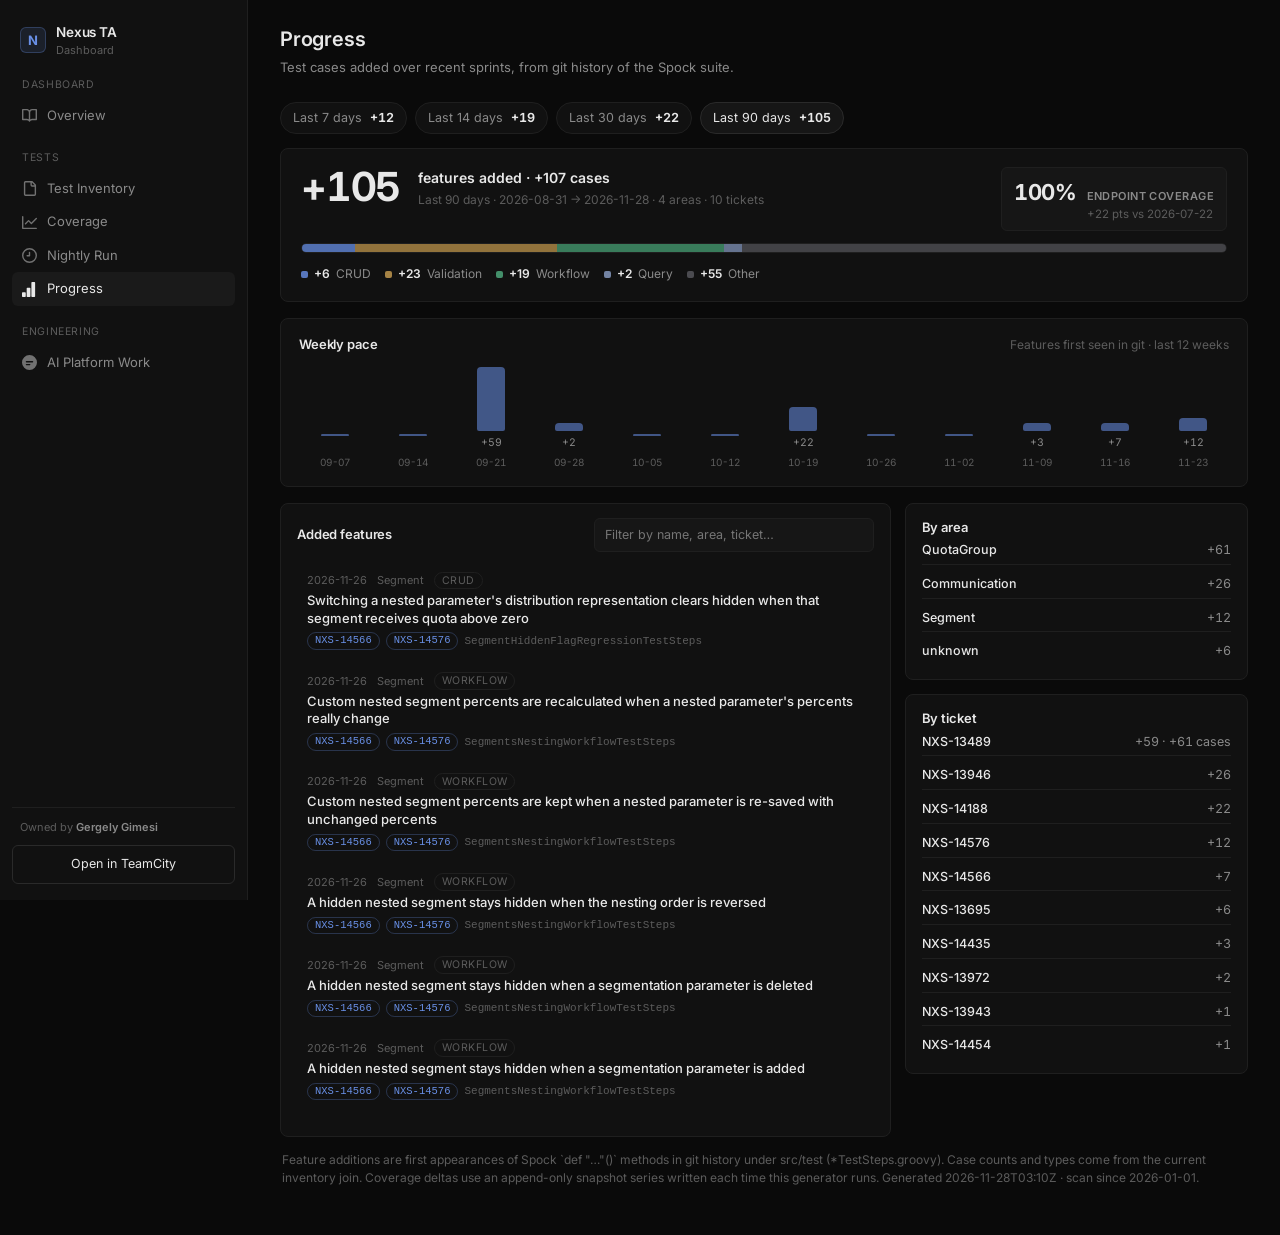
<file: progress.html>
<!DOCTYPE html>
<html lang="en">
<head>
  <meta charset="UTF-8" />
  <link rel="icon" type="image/png" sizes="32x32" href="favicon-32.png?v=2" />
  <link rel="icon" type="image/png" sizes="64x64" href="favicon-64.png?v=2" />
  <meta name="viewport" content="width=device-width, initial-scale=1.0" />
  <title>Progress · Nexus TA Dashboard</title>
  <meta name="description" content="Test cases added over recent sprints, from git history of the Spock suite." />
  <link rel="preconnect" href="https://fonts.googleapis.com" />
  <link rel="preconnect" href="https://fonts.gstatic.com" crossorigin />
  <link href="https://fonts.googleapis.com/css2?family=Inter:wght@400;500;600;700&display=swap" rel="stylesheet" />
  <link rel="stylesheet" href="styles.css?v=121" />
</head>
<body>
  <div class="app">
    <aside class="sidebar">
      <div class="brand">
        <div class="logo">N</div>
        <div>
          <div class="brand-name">Nexus TA</div>
          <div class="brand-sub">Dashboard</div>
        </div>
      </div>
      <nav class="nav">
        <div class="nav-group">
          <div class="nav-group-label">Dashboard</div>
          <a class="nav-item" href="index.html">
            <svg viewBox="0 0 16 16" fill="currentColor"><path d="M0 1.75A.75.75 0 0 1 .75 1h4.253c1.227 0 2.317.59 3 1.501A3.743 3.743 0 0 1 11.006 1h4.245a.75.75 0 0 1 .75.75v10.5a.75.75 0 0 1-.75.75h-4.507a2.25 2.25 0 0 0-1.591.659l-.622.621a.75.75 0 0 1-1.06 0l-.622-.621A2.25 2.25 0 0 0 5.258 13H.75a.75.75 0 0 1-.75-.75Zm7.251 10.324.004-5.073-.002-2.253A2.25 2.25 0 0 0 5.003 2.5H1.5v9h3.757a3.75 3.75 0 0 1 1.994.574ZM8.755 4.75l-.004 7.322a3.752 3.752 0 0 1 1.992-.572H14.5v-9h-3.495a2.25 2.25 0 0 0-2.25 2.25Z"/></svg>
            Overview
          </a>
        </div>
        <div class="nav-group">
          <div class="nav-group-label">Tests</div>
          <a class="nav-item" href="inventory.html">
            <svg viewBox="0 0 16 16" fill="currentColor"><path d="M2 1.75C2 .784 2.784 0 3.75 0h6.586c.464 0 .909.184 1.237.513l2.914 2.914c.329.328.513.773.513 1.237v9.586A1.75 1.75 0 0 1 13.25 16h-9.5A1.75 1.75 0 0 1 2 14.25Zm1.75-.25a.25.25 0 0 0-.25.25v12.5c0 .138.112.25.25.25h9.5a.25.25 0 0 0 .25-.25V6h-2.75A1.75 1.75 0 0 1 9 4.25V1.5Zm6.75.062V4.25c0 .138.112.25.25.25h2.688l-.011-.013-2.914-2.914-.013-.011Z"/></svg>
            Test Inventory
          </a>
          <a class="nav-item" href="coverage.html">
            <svg viewBox="0 0 16 16" fill="currentColor"><path d="M1.5 1.75V13.5h13.75a.75.75 0 0 1 0 1.5H.75a.75.75 0 0 1-.75-.75V1.75a.75.75 0 0 1 1.5 0Zm14.28 2.53-5.25 5.25a.75.75 0 0 1-1.06 0L7 7.06 4.28 9.78a.751.751 0 0 1-1.042-.018.751.751 0 0 1-.018-1.042l3.25-3.25a.75.75 0 0 1 1.06 0L10 7.94l4.72-4.72a.751.751 0 0 1 1.042.018.751.751 0 0 1 .018 1.042Z"/></svg>
            Coverage
          </a>
          <a class="nav-item" href="nightly.html">
            <svg viewBox="0 0 16 16" fill="currentColor"><path d="M8 0a8 8 0 1 1 0 16A8 8 0 0 1 8 0ZM1.5 8a6.5 6.5 0 1 0 13 0 6.5 6.5 0 0 0-13 0Zm7.25-3.25v3.5a.75.75 0 0 1-.75.75h-2.5a.75.75 0 0 1 0-1.5h1.75V4.75a.75.75 0 0 1 1.5 0Z"/></svg>
            Nightly Run
          </a>
          <a class="nav-item active" href="progress.html">
            <svg viewBox="0 0 16 16" fill="currentColor"><path d="M0 11.75a.75.75 0 0 1 .75-.75h2.5a.75.75 0 0 1 .75.75v3.5a.75.75 0 0 1-.75.75h-2.5a.75.75 0 0 1-.75-.75Zm5-5a.75.75 0 0 1 .75-.75h2.5a.75.75 0 0 1 .75.75v8.5a.75.75 0 0 1-.75.75h-2.5a.75.75 0 0 1-.75-.75Zm5-6a.75.75 0 0 1 .75-.75h2.5a.75.75 0 0 1 .75.75v14.5a.75.75 0 0 1-.75.75h-2.5a.75.75 0 0 1-.75-.75Z"/></svg>
            Progress
          </a>
        </div>
        <div class="nav-group">
          <div class="nav-group-label">Engineering</div>
          <a class="nav-item" href="ai-platform.html">
            <svg viewBox="0 0 16 16" fill="currentColor"><path d="M8 0a8 8 0 1 1 0 16A8 8 0 0 1 8 0ZM4.75 6.5a.75.75 0 0 0 0 1.5h6.5a.75.75 0 0 0 0-1.5Zm0 3a.75.75 0 0 0 0 1.5h3.5a.75.75 0 0 0 0-1.5Z"/></svg>
            AI Platform Work
          </a>
        </div>
      </nav>
      <div class="sidebar-bottom">
        <div class="sidebar-owner">Owned by <strong>Gergely Gimesi</strong></div>
        <a class="invite" href="https://teamcity.dynata.com/buildConfiguration/Dk_Microservices_Gateways_NexusApi_RegressionTestQa_Nightly?mode=builds" target="_blank" rel="noopener">
          Open in TeamCity
        </a>
      </div>
    </aside>

    <div class="nav-backdrop" id="nav-backdrop"></div>

    <main class="main">
      <header class="topbar">
        <div class="topbar-left">
          <button class="hamburger" id="nav-toggle" aria-label="Open menu">
            <svg viewBox="0 0 16 16" fill="currentColor" aria-hidden="true"><path d="M1 3.75A.75.75 0 0 1 1.75 3h12.5a.75.75 0 0 1 0 1.5H1.75A.75.75 0 0 1 1 3.75Zm0 4A.75.75 0 0 1 1.75 7h12.5a.75.75 0 0 1 0 1.5H1.75A.75.75 0 0 1 1 7.75Zm0 4A.75.75 0 0 1 1.75 11h12.5a.75.75 0 0 1 0 1.5H1.75a.75.75 0 0 1-.75-.75Z"/></svg>
          </button>
          <div>
            <h1 class="page-title">Progress</h1>
            <p class="page-sub">Test cases added over recent sprints, from git history of the Spock suite.</p>
          </div>
        </div>
      </header>

      <div class="content content-wide">
        <div class="prog-windows" id="windows" role="tablist" aria-label="Time window"></div>
        <section class="prog-summary" id="summary" aria-label="Progress summary">
          <p class="prog-lead">Loading…</p>
        </section>
        <section class="prog-weeks" id="weeks" aria-label="Weekly additions"></section>
        <div class="prog-grid">
          <section class="prog-panel" aria-labelledby="additions-title">
            <div class="prog-panel-head">
              <h2 class="prog-panel-title" id="additions-title">Added features</h2>
              <input type="search" id="add-search" class="prog-search" placeholder="Filter by name, area, ticket…" autocomplete="off" />
            </div>
            <div id="additions"></div>
          </section>
          <aside class="prog-side">
            <section class="prog-panel" aria-labelledby="areas-title">
              <h2 class="prog-panel-title" id="areas-title">By area</h2>
              <div id="areas"></div>
            </section>
            <section class="prog-panel" aria-labelledby="tickets-title">
              <h2 class="prog-panel-title" id="tickets-title">By ticket</h2>
              <div id="tickets"></div>
            </section>
          </aside>
        </div>
        <p class="provenance" id="provenance"></p>
      </div>
    </main>
  </div>

  <script src="sidebar.js?v=86"></script>
  <script src="progress.js?v=2"></script>
</body>
</html>
</file>
<file: styles.css>
:root {
  --bg: #0a0a0a;
  --panel: #111111;
  --panel-2: #161616;
  --panel-hover: #1a1a1a;
  --sidebar-bg: var(--panel);
  --border: #1f1f1f;
  --border-strong: #2a2a2a;
  --fg: #e8e8e8;
  --fg-muted: #8a8a8a;
  --fg-subtle: #5c5c5c;
  --accent: #6990e7;
  --accent-soft: rgba(105, 144, 231, 0.12);
  --green: #54ba88;
  --yellow: #cca052;
  --red: #d4777f;
  --purple: #a883ff;
  --radius: 8px;
  --radius-sm: 6px;
  --sidebar-w: 248px;
  --font: "Inter", -apple-system, BlinkMacSystemFont, "Segoe UI", Roboto, Helvetica, Arial, sans-serif;
  --mono: ui-monospace, SFMono-Regular, "SF Mono", Menlo, Consolas, monospace;
}

* { box-sizing: border-box; }

html, body { height: 100%; }

body {
  margin: 0;
  font-family: var(--font);
  background: var(--bg);
  color: var(--fg);
  font-size: 14px;
  line-height: 1.5;
  -webkit-font-smoothing: antialiased;
}

a { color: inherit; text-decoration: none; }

/* Layout */
.app { display: flex; min-height: 100vh; }

/* Sidebar */
.sidebar {
  width: var(--sidebar-w);
  flex: 0 0 var(--sidebar-w);
  border-right: 1px solid var(--border);
  background: var(--sidebar-bg);
  position: sticky;
  top: 0;
  height: 100vh;
  display: flex;
  flex-direction: column;
  padding: 16px 12px;
}
/* Mobile nav */
.hamburger {
  display: none;
  align-items: center; justify-content: center;
  width: 34px; height: 34px;
  border: 1px solid var(--border);
  background: var(--panel);
  color: var(--fg);
  border-radius: var(--radius-sm);
  cursor: pointer;
  flex: 0 0 auto;
}
.hamburger:hover { background: var(--panel-2); }
.hamburger svg { width: 17px; height: 17px; }
.nav-backdrop { display: none; }
.brand {
  display: flex;
  align-items: center;
  gap: 10px;
  padding: 6px 8px 14px;
}
.brand .logo {
  width: 26px; height: 26px;
  border-radius: var(--radius-sm);
  background: var(--accent-soft);
  border: 1px solid rgba(105, 144, 231, 0.28);
  display: grid; place-items: center;
  color: var(--accent); font-weight: 700; font-size: 13px;
  flex: 0 0 auto;
}
.brand .brand-name { font-weight: 600; font-size: 13.5px; letter-spacing: -0.01em; }
.brand .brand-sub { color: var(--fg-subtle); font-size: 11px; }

.nav {
  flex: 1;
  min-height: 0;
  overflow-y: auto;
  /* Avoid a flash of scrollbar on first paint / font reflow */
  scrollbar-width: thin;
  scrollbar-color: transparent transparent;
}
.nav:hover,
.nav:focus-within {
  scrollbar-color: #3a3a40 transparent;
}
.nav::-webkit-scrollbar {
  width: 0;
  height: 0;
}
.nav:hover::-webkit-scrollbar,
.nav:focus-within::-webkit-scrollbar {
  width: 8px;
}
.nav::-webkit-scrollbar-thumb {
  background: #3a3a40;
  border-radius: 999px;
}
.nav-group { margin-bottom: 14px; }
.nav-group-label {
  color: var(--fg-subtle);
  font-size: 10.5px;
  text-transform: uppercase;
  letter-spacing: 0.06em;
  padding: 4px 10px;
  margin-bottom: 2px;
}
.nav-item {
  display: flex;
  align-items: center;
  gap: 10px;
  padding: 7px 10px;
  border-radius: var(--radius-sm);
  color: var(--fg-muted);
  font-size: 13px;
  transition: background .12s ease, color .12s ease;
}
.nav-item svg { width: 15px; height: 15px; opacity: .8; flex: 0 0 auto; }
.nav-item:hover { background: var(--panel-2); color: var(--fg); }
.nav-item.active { background: var(--panel-hover); color: var(--fg); }
.nav-item.active svg { opacity: 1; }
.nav-item .soon {
  margin-left: auto;
  font-size: 9.5px;
  color: var(--fg-subtle);
  border: 1px solid var(--border);
  border-radius: 999px;
  padding: 0 6px;
  text-transform: uppercase;
  letter-spacing: .04em;
}

.sidebar-bottom { border-top: 1px solid var(--border); padding-top: 12px; margin-top: auto; }
.sidebar-owner {
  margin: 0 0 10px;
  padding: 0 8px;
  font-size: 11px;
  color: var(--fg-subtle);
  line-height: 1.35;
}
.sidebar-owner strong {
  color: var(--fg-muted);
  font-weight: 600;
}
.invite {
  display: flex; align-items: center; justify-content: center; gap: 8px;
  width: 100%;
  border: 1px solid var(--border-strong);
  background: transparent;
  color: var(--fg);
  border-radius: var(--radius-sm);
  padding: 9px 10px;
  font-size: 12.5px;
  font-family: inherit;
  text-decoration: none;
  cursor: pointer;
}
.invite:hover { background: var(--panel-2); color: var(--fg); }

/* Main */
.main {
  flex: 1;
  min-width: 0;
  display: flex;
  flex-direction: column;
  background: var(--bg);
}
.topbar {
  display: flex;
  align-items: center;
  justify-content: space-between;
  gap: 16px;
  padding: 24px 32px 8px;
}
.topbar-left { display: flex; align-items: center; gap: 12px; min-width: 0; }
.page-title { font-size: 20px; font-weight: 600; margin: 0; letter-spacing: -0.01em; }
.page-sub { color: var(--fg-muted); font-size: 13px; margin: 4px 0 0; }
.content { padding: 16px 32px 48px; }
.content-wide { max-width: none; }

/* Pills */
.pill {
  display: inline-flex; align-items: center; gap: 6px;
  font-size: 12px;
  border: 1px solid var(--border);
  border-radius: 999px;
  padding: 4px 10px;
  color: var(--fg-muted);
  background: var(--panel);
}

/* Cards */
.card {
  background: var(--panel);
  border: 1px solid var(--border);
  border-radius: var(--radius);
  padding: 20px;
}
.card + .card { margin-top: 16px; }
.card-title { font-size: 14px; font-weight: 600; margin: 0 0 4px; }
.card-sub { color: var(--fg-muted); font-size: 12.5px; margin: 0 0 16px; }
.grid { display: grid; gap: 16px; }
.grid-2 { grid-template-columns: 1fr 1fr; }

/* KPI cards — equal columns, equal height */
.kpi-strip {
  display: grid;
  grid-template-columns: repeat(3, minmax(0, 1fr));
  gap: 12px;
  margin-bottom: 16px;
}
.kpi-strip-4 { grid-template-columns: repeat(4, minmax(0, 1fr)); }
.kpi-strip-6 { grid-template-columns: repeat(6, minmax(0, 1fr)); }
.kpi-good .kpi-num { color: var(--green); }
.kpi-mid .kpi-num { color: var(--yellow); }
.kpi-low .kpi-num { color: #e07a7a; }
.kpi-num.kpi-ok { color: var(--green); }
.kpi-num.kpi-bad { color: var(--red); }
.kpi {
  background: var(--panel);
  border: 1px solid var(--border);
  border-radius: var(--radius);
  padding: 16px 18px;
  min-width: 0;
  display: flex;
  flex-direction: column;
}
.kpi .kpi-num {
  font-size: 28px;
  font-weight: 600;
  line-height: 1.05;
  letter-spacing: -0.02em;
  color: var(--fg);
}
.kpi .kpi-label {
  color: var(--fg-muted);
  font-size: 11px;
  text-transform: uppercase;
  letter-spacing: 0.05em;
  margin-top: 6px;
}
.kpi .kpi-sub {
  color: var(--fg-subtle);
  font-size: 11px;
  margin-top: 4px;
  min-height: 1.2em;
  white-space: nowrap;
  overflow: hidden;
  text-overflow: ellipsis;
}

/* Inventory summary — stacked type bar */
.inv-summary {
  margin-bottom: 16px;
  padding: 18px 20px;
  background: var(--panel);
  border: 1px solid var(--border);
  border-radius: var(--radius);
}
.inv-summary-lead {
  margin: 0;
  font-size: 13.5px;
  line-height: 1.45;
  color: var(--fg-muted);
  font-weight: 500;
}

.inv-bar-hero { display: flex; flex-direction: column; gap: 12px; }
.inv-bar-hero-top {
  display: flex;
  align-items: baseline;
  gap: 16px;
  flex-wrap: wrap;
}
.inv-bar-pct {
  font-size: 40px;
  font-weight: 700;
  letter-spacing: -0.03em;
  line-height: 1;
  color: var(--fg);
  font-variant-numeric: tabular-nums;
}
.inv-bar-copy { min-width: 0; }
.inv-bar-title {
  font-size: 14px;
  font-weight: 600;
  color: var(--fg);
  letter-spacing: -0.01em;
}
.inv-bar-sub {
  margin-top: 3px;
  font-size: 12px;
  color: var(--fg-subtle);
}
.inv-stack {
  display: flex;
  height: 10px;
  border-radius: 999px;
  overflow: hidden;
  background: #0a0a0a;
  border: 1px solid var(--border);
}
.inv-stack-seg { display: block; height: 100%; min-width: 2px; }
.inv-stack-seg.is-crud { background: rgba(105, 144, 231, 0.75); }
.inv-stack-seg.is-val { background: rgba(204, 160, 82, 0.7); }
.inv-stack-seg.is-flow { background: rgba(84, 186, 136, 0.65); }
.inv-stack-seg.is-query { background: rgba(140, 160, 200, 0.7); }
.inv-stack-seg.is-e2e { background: rgba(196, 120, 200, 0.65); }
.inv-stack-seg.is-other { background: rgba(90, 90, 96, 0.7); }
.inv-stack-keys {
  display: flex;
  flex-wrap: wrap;
  gap: 8px 14px;
}
.inv-stack-key {
  display: inline-flex;
  align-items: center;
  gap: 6px;
  font-size: 12px;
  color: var(--fg-muted);
}
.inv-stack-key strong { color: var(--fg); font-weight: 600; }
.inv-stack-dot {
  width: 7px;
  height: 7px;
  border-radius: 2px;
  flex: 0 0 auto;
}
.inv-stack-dot.is-crud { background: rgba(105, 144, 231, 0.8); }
.inv-stack-dot.is-val { background: rgba(204, 160, 82, 0.8); }
.inv-stack-dot.is-flow { background: rgba(84, 186, 136, 0.75); }
.inv-stack-dot.is-query { background: rgba(140, 160, 200, 0.8); }
.inv-stack-dot.is-e2e { background: rgba(196, 120, 200, 0.75); }
.inv-stack-dot.is-other { background: rgba(90, 90, 96, 0.8); }

/* Inventory toolbar: search, filters, actions — ordered grid */
.inventory-toolbar {
  margin-bottom: 14px;
}
.controls {
  display: grid;
  grid-template-columns: minmax(0, 1fr) auto;
  grid-template-areas:
    "search search"
    "filters filters"
    "actions actions";
  gap: 8px;
  align-items: center;
}
.control-filters {
  grid-area: filters;
  display: grid;
  grid-template-columns: repeat(3, minmax(0, 1fr));
  gap: 8px;
  min-width: 0;
  width: 100%;
  overflow: visible;
}
.control-actions {
  grid-area: actions;
  display: flex;
  align-items: center;
  flex-wrap: wrap;
  gap: 6px;
  min-width: 0;
  width: 100%;
}
.control-actions .toolbtn {
  flex: 0 0 auto;
  position: relative;
  z-index: 1;
  background-image: none;
}
.controls input[type="search"],
.controls select {
  background: var(--panel);
  color: var(--fg);
  border: 1px solid var(--border);
  border-radius: var(--radius-sm);
  padding: 8px 11px;
  font-size: 13px;
  font-family: inherit;
  outline: none;
  height: 36px;
  box-sizing: border-box;
}
.controls input[type="search"] {
  width: 100%;
  min-width: 0;
  grid-area: search;
}
.controls input[type="search"]:focus,
.controls select:focus { border-color: var(--border-strong); }
.controls input[type="search"]::placeholder { color: var(--fg-subtle); }
.controls select {
  cursor: pointer;
  appearance: none;
  background-image: url("data:image/svg+xml,%3Csvg xmlns='http://www.w3.org/2000/svg' width='10' height='10' viewBox='0 0 16 16' fill='%238a8a90'%3E%3Cpath d='M4.22 6.22a.75.75 0 0 1 1.06 0L8 8.94l2.72-2.72a.75.75 0 1 1 1.06 1.06l-3.25 3.25a.75.75 0 0 1-1.06 0L4.22 7.28a.75.75 0 0 1 0-1.06Z'/%3E%3C/svg%3E");
  background-repeat: no-repeat;
  background-position: right 9px center;
  padding-right: 28px;
  width: 100%;
  min-width: 0;
  max-width: none;
}
.multi-select {
  position: relative;
  min-width: 0;
  width: 100%;
  z-index: 20;
}
.multi-select.open { z-index: 40; }
.multi-select-trigger {
  display: flex;
  align-items: center;
  width: 100%;
  height: 36px;
  padding: 8px 28px 8px 11px;
  box-sizing: border-box;
  background: var(--panel);
  color: var(--fg);
  border: 1px solid var(--border);
  border-radius: var(--radius-sm);
  font-size: 13px;
  font-family: inherit;
  text-align: left;
  cursor: pointer;
  background-image: url("data:image/svg+xml,%3Csvg xmlns='http://www.w3.org/2000/svg' width='10' height='10' viewBox='0 0 16 16' fill='%238a8a90'%3E%3Cpath d='M4.22 6.22a.75.75 0 0 1 1.06 0L8 8.94l2.72-2.72a.75.75 0 1 1 1.06 1.06l-3.25 3.25a.75.75 0 0 1-1.06 0L4.22 7.28a.75.75 0 0 1 0-1.06Z'/%3E%3C/svg%3E");
  background-repeat: no-repeat;
  background-position: right 9px center;
}
.multi-select-trigger:hover,
.multi-select.open .multi-select-trigger { border-color: var(--border-strong); }
.multi-select-trigger.has-selection { color: var(--fg); border-color: var(--border-strong); }
.multi-select-label {
  min-width: 0;
  overflow: hidden;
  text-overflow: ellipsis;
  white-space: nowrap;
  color: var(--fg);
}
.multi-select-panel {
  position: absolute;
  left: 0;
  right: 0;
  top: calc(100% + 4px);
  min-width: 240px;
  max-height: 320px;
  display: flex;
  flex-direction: column;
  background: var(--panel);
  border: 1px solid var(--border-strong);
  border-radius: var(--radius-sm);
  box-shadow: 0 10px 28px rgba(0, 0, 0, 0.45);
  overflow: hidden;
}
.multi-select-panel[hidden] { display: none; }
.multi-select-mode {
  display: grid;
  grid-template-columns: 1fr 1fr;
  gap: 4px;
  padding: 8px;
  border-bottom: 1px solid var(--border);
}
.multi-select-mode-btn {
  height: 28px;
  border: 1px solid var(--border);
  border-radius: 6px;
  background: var(--panel-2);
  color: var(--fg-muted);
  font-size: 11.5px;
  font-family: inherit;
  cursor: pointer;
}
.multi-select-mode-btn:hover { color: var(--fg); border-color: var(--border-strong); }
.multi-select-mode-btn.active {
  color: var(--fg);
  border-color: var(--border-strong);
  background: var(--panel-hover);
}
.multi-select-options {
  overflow: auto;
  padding: 6px;
  display: flex;
  flex-direction: column;
  gap: 2px;
  scrollbar-width: thin;
  scrollbar-color: #3a3a40 transparent;
}
.multi-select-options::-webkit-scrollbar {
  width: 8px;
}
.multi-select-options::-webkit-scrollbar-track {
  background: transparent;
}
.multi-select-options::-webkit-scrollbar-thumb {
  background: #3a3a40;
  border-radius: 999px;
  border: 2px solid transparent;
  background-clip: padding-box;
}
.multi-select-options::-webkit-scrollbar-thumb:hover {
  background: #4a4a52;
  background-clip: padding-box;
  border: 2px solid transparent;
}
.multi-select-option {
  display: flex;
  align-items: center;
  gap: 8px;
  padding: 6px 8px;
  border-radius: 6px;
  font-size: 12px;
  font-family: var(--mono);
  color: var(--fg-muted);
  cursor: pointer;
}
.multi-select-option:hover { background: var(--panel-2); color: var(--fg); }
.multi-select-option input {
  flex: 0 0 auto;
  accent-color: var(--accent);
}
.multi-select-option span {
  min-width: 0;
  overflow: hidden;
  text-overflow: ellipsis;
  white-space: nowrap;
}
.multi-select-clear {
  border: 0;
  border-top: 1px solid var(--border);
  background: transparent;
  color: var(--fg-muted);
  font-size: 12px;
  font-family: inherit;
  padding: 8px 10px;
  cursor: pointer;
  text-align: left;
}
.multi-select-clear:hover { color: var(--fg); background: var(--panel-2); }
.controls .result-count {
  margin-left: auto;
  color: var(--fg-subtle);
  font-size: 12px;
  white-space: nowrap;
}
.toolbtn {
  background: var(--panel);
  border: 1px solid var(--border);
  color: var(--fg-muted);
  border-radius: var(--radius-sm);
  padding: 0 10px;
  height: 36px;
  font-size: 12px;
  font-family: inherit;
  cursor: pointer;
  white-space: nowrap;
}
.toolbtn:hover {
  background: var(--panel-2);
  color: var(--fg);
  border-color: var(--border-strong);
}
.toolbtn.is-copied {
  color: var(--green);
  border-color: rgba(84, 186, 136, 0.35);
  background: transparent;
}
.toolbtn.is-copied:hover {
  color: var(--green);
  border-color: rgba(84, 186, 136, 0.5);
  background: var(--panel-2);
}
.toolbtn.is-copy-failed {
  color: var(--red);
  border-color: rgba(212, 119, 127, 0.35);
  background: transparent;
}
.toolbtn.is-copy-failed:hover {
  color: var(--red);
  border-color: rgba(212, 119, 127, 0.5);
  background: var(--panel-2);
}

/* Accordion (Area -> Spec -> case) — flat list chrome, not nested cards */
.groups {
  border: 1px solid var(--border);
  border-radius: var(--radius);
  overflow: visible;
  background: var(--panel);
}
.area-group + .area-group { border-top: 1px solid var(--border); }

.group-header {
  display: flex;
  align-items: center;
  gap: 10px;
  width: 100%;
  text-align: left;
  background: transparent;
  border: 0;
  color: var(--fg);
  font-family: inherit;
  cursor: pointer;
}
.group-header:hover { background: var(--panel-2); }
.chevron {
  flex: 0 0 auto;
  width: 12px;
  color: var(--fg-subtle);
  transition: transform .15s ease;
  font-size: 10px;
  line-height: 1;
}
.area-group.open > .area-header .chevron,
.spec-group.open > .spec-header .chevron { transform: rotate(90deg); }
.group-name {
  min-width: 0; flex: 1 1 auto;
  white-space: nowrap; overflow: hidden; text-overflow: ellipsis;
}
.group-meta {
  flex: 0 0 auto;
  margin-left: auto;
  color: var(--fg-subtle);
  font-size: 12px;
  font-weight: 400;
  white-space: nowrap;
  line-height: 1.2;
}
.meta-primary { color: var(--fg-muted); font-weight: 400; }

.area-header {
  padding: 9px 14px;
  font-weight: 600;
  font-size: 13px;
  background: #1a1a1a;
  min-height: 36px;
}
.area-header:hover { background: #1f1f1f; }
.area-group.open > .area-header {
  background: #1f1f1f;
  border-bottom: 1px solid var(--border);
}
.area-body {
  display: none;
  position: relative;
  background: #121212;
  padding: 0 0 2px 0;
  margin: 0 0 0 18px;
  border-left: 1px solid #2e2e2e;
}
.area-group.open > .area-body { display: block; }

.spec-group {
  border: 0;
  border-radius: 0;
  background: transparent;
  overflow: visible;
  position: relative;
}
.spec-group + .spec-group { border-top: 1px solid var(--border); }
.spec-header {
  padding: 7px 14px 7px 14px;
  min-height: 32px;
  background: #121212;
}
.spec-header:hover { background: #161616; }
.spec-group.open > .spec-header {
  background: #161616;
}
.spec-header .group-name { font-family: var(--mono); font-size: 12px; color: var(--fg-muted); }
.spec-group.open > .spec-header .group-name { color: var(--fg); }
.spec-body {
  display: none;
  position: relative;
  background: #101010; /* parent of cases — lightest in this branch */
  /* pad | chevron | name | tags | type | pad */
  grid-template-columns: 10px 14px minmax(0, 1fr) max-content max-content 10px;
  column-gap: 8px;
  row-gap: 0;
  padding: 0 0 4px;
  margin: 0 0 0 16px;
  border-top: 1px solid var(--border);
  border-left: 1px solid #252525;
}
.spec-group.open > .spec-body { display: grid; }

/* Case rows share one column track via subgrid */
.case-row {
  display: grid;
  grid-template-columns: 10px 14px minmax(0, 1fr) max-content max-content 10px;
  align-items: center;
  column-gap: 8px;
  height: 32px;
  padding: 0;
  font-size: 12.5px;
  position: relative;
  background: #0a0a0a; /* darker than spec-body */
}
.case-row:hover { background: #0d0d0d; }
.case-row.tag-popover-active,
.case-group.tag-popover-active { z-index: 40; }
.case-chevron {
  grid-column: 2;
  flex: 0 0 auto;
  width: 12px;
  color: var(--fg-subtle);
  transition: transform .15s ease;
  font-size: 10px;
}
.case-chevron-placeholder {
  grid-column: 2;
  visibility: hidden;
  pointer-events: none;
}
.case-title {
  grid-column: 3;
  min-width: 0;
  display: flex;
  align-items: center;
  gap: 8px;
}
.run-dot {
  width: 6px;
  height: 6px;
  border-radius: 50%;
  flex: 0 0 6px;
  opacity: 0.85;
}
.run-dot-slot {
  visibility: hidden;
  opacity: 0;
}
.run-dot-passed { background: var(--green); opacity: 0.7; }
.run-dot-failed {
  background: var(--red);
  opacity: 0.85;
}
.run-dot-muted { background: var(--yellow); opacity: 0.55; }
.run-dot-ignored { background: var(--fg-subtle); opacity: 0.65; }
.run-dot-unknown {
  background: transparent;
  box-shadow: inset 0 0 0 1px var(--fg-subtle);
  opacity: 0.45;
}
.case-row.is-run-failed,
.case-group.is-run-failed > .case-header {
  background: transparent;
  box-shadow: inset 2px 0 0 rgba(212, 119, 127, 0.55);
}
.case-row.is-run-failed:hover,
.case-group.is-run-failed > .case-header:hover {
  background: var(--panel-hover);
}
.case-row.is-run-failed .case-name,
.case-group.is-run-failed .case-name {
  color: var(--fg);
  font-weight: 500;
}
.case-row.is-run-muted,
.case-group.is-run-muted > .case-header {
  box-shadow: inset 2px 0 0 rgba(204, 160, 82, 0.4);
}
.run-status-bar,
.run-legend {
  display: flex;
  align-items: center;
  flex-wrap: wrap;
  gap: 6px 8px;
  margin-top: 8px;
  padding: 8px 10px;
  border: 1px solid var(--border);
  border-radius: var(--radius-sm);
  background: var(--panel);
  font-size: 11px;
  color: var(--fg-subtle);
}
.run-status-bar[hidden],
.run-legend[hidden] { display: none; }
.run-legend-label {
  color: var(--fg-muted);
  margin-right: 4px;
  white-space: nowrap;
}
.run-legend-item,
.run-legend-btn {
  display: inline-flex;
  align-items: center;
  gap: 5px;
  height: 28px;
  padding: 0 9px;
  border-radius: 999px;
  border: 1px solid var(--border);
  background: var(--panel-2);
  color: var(--fg-muted);
  font-size: 11px;
  font-family: inherit;
  font-weight: 500;
  cursor: pointer;
  white-space: nowrap;
  transition: background .12s ease, border-color .12s ease, color .12s ease, box-shadow .12s ease;
}
.run-legend-btn:hover {
  color: var(--fg);
  border-color: var(--border-strong);
  background: var(--panel-hover);
}
.run-legend-btn.active {
  font-weight: 600;
  color: var(--fg);
  box-shadow: 0 0 0 1px rgba(255, 255, 255, 0.08);
}
.run-legend-btn.active[data-run-status="passed"] {
  color: var(--green);
  background: transparent;
  border-color: rgba(84, 186, 136, 0.35);
}
.run-legend-btn.active[data-run-status="failed"] {
  color: var(--red);
  background: transparent;
  border-color: rgba(212, 119, 127, 0.35);
}
.run-legend-btn.active[data-run-status="muted"] {
  color: var(--yellow);
  background: transparent;
  border-color: rgba(204, 160, 82, 0.35);
}
.run-legend-btn.active[data-run-status="ignored"] {
  color: var(--fg);
  background: transparent;
  border-color: var(--border-strong);
}
.run-legend-btn.active[data-run-status="unknown"] {
  color: var(--fg);
  background: transparent;
  border-color: var(--border-strong);
}
.case-name {
  min-width: 0;
  color: var(--fg);
  white-space: nowrap;
  overflow: hidden;
  text-overflow: ellipsis;
}
.case-end {
  display: contents;
}
.case-tags {
  grid-column: 4;
  position: relative;
  display: flex;
  align-items: center;
  justify-content: flex-start;
  justify-self: start;
  gap: 5px;
  min-width: 0;
  max-width: 100%;
}
.case-type {
  grid-column: 5;
  display: flex;
  align-items: center;
  justify-content: flex-end;
  justify-self: end;
}
.case-type .type-badge {
  max-width: none;
  white-space: nowrap;
}
.case-ignored {
  display: inline-flex;
  align-items: center;
  height: 18px;
  font-size: 10px;
  text-transform: uppercase;
  letter-spacing: 0.04em;
  color: var(--yellow);
  border: 1px solid rgba(204, 160, 82, 0.28);
  border-radius: 999px;
  padding: 0 7px;
  white-space: nowrap;
  flex: 0 0 auto;
}
.case-row.is-ignored .case-name,
.case-group.is-ignored .case-name {
  color: var(--fg-muted);
  text-decoration: line-through;
  text-decoration-color: rgba(204, 160, 82, 0.45);
}
.case-row.is-ignored,
.case-group.is-ignored > .case-header {
  opacity: 0.85;
}
.case-tags > .tag-label {
  flex: 0 1 auto;
  min-width: 0;
  max-width: 16rem;
  overflow: hidden;
}
.case-tags > .tag-label .tag-text {
  overflow: hidden;
  text-overflow: ellipsis;
  white-space: nowrap;
}
.case-tags > .tag-more {
  flex: 0 0 auto;
}
.tag-more {
  display: inline-flex;
  align-items: center;
  height: 18px;
  padding: 0 7px;
  border-radius: 999px;
  border: 1px solid var(--border-strong);
  color: var(--fg-muted);
  font-size: 10.5px;
  font-family: var(--mono);
  background: var(--panel-2);
  cursor: pointer;
}
.tag-more:hover { color: var(--fg); border-color: var(--border-strong); }
.tag-more[aria-expanded="true"] {
  color: var(--accent);
  border-color: rgba(105, 144, 231, 0.35);
  background: transparent;
}
.tag-popover {
  display: none;
  position: absolute;
  left: 0;
  top: calc(100% + 6px);
  z-index: 50;
  min-width: 180px;
  max-width: min(360px, 70vw);
  padding: 8px;
  border-radius: var(--radius-sm);
  border: 1px solid var(--border-strong);
  background: var(--panel);
  box-shadow: 0 8px 24px rgba(0, 0, 0, 0.45);
  flex-wrap: wrap;
  gap: 5px;
  justify-content: flex-start;
}
.case-tags.popover-open .tag-popover { display: flex; }
.tag-popover .tag-label {
  flex: 0 0 auto;
  max-width: none;
  overflow: visible;
}
.cell-mono { font-family: var(--mono); font-size: 12px; color: var(--fg-muted); }

.tag-label {
  display: inline-flex;
  align-items: center;
  gap: 4px;
  font-size: 10.5px;
  font-family: var(--mono);
  border: 1px solid var(--border);
  border-radius: 999px;
  padding: 1px 7px;
  margin: 0;
  color: var(--fg-muted);
  white-space: nowrap;
  max-width: 100%;
  cursor: pointer;
  transition: color .12s ease, border-color .12s ease, background-color .12s ease;
}
.tag-label:hover, .tag-label:focus-visible {
  color: var(--fg);
  border-color: var(--border-strong);
  background: var(--panel-2);
}
.tag-label:focus-visible { outline: 1px solid rgba(105, 144, 231, 0.4); outline-offset: 1px; }
.tag-label .tag-text {
  min-width: 0;
  overflow: hidden;
  text-overflow: ellipsis;
  white-space: nowrap;
}
.tag-label .tag-copy-icon {
  flex: 0 0 auto;
  opacity: 0;
  transition: opacity .12s ease;
}
.tag-label:hover .tag-copy-icon,
.tag-label:focus-visible .tag-copy-icon { opacity: .8; }
.tag-label .tag-copy-check {
  display: none;
  flex: 0 0 auto;
  color: var(--green);
}
.tag-label.copied {
  color: var(--green);
  border-color: rgba(84, 186, 136, .35);
  background: transparent;
}
.tag-label.copied .tag-copy-icon { display: none; }
.tag-label.copied .tag-copy-check { display: inline-flex; opacity: 1; }
.type-badge {
  display: inline-block;
  font-size: 11px;
  border-radius: 999px;
  padding: 1px 9px;
  color: var(--fg-muted);
  border: 1px solid var(--border-strong);
  white-space: nowrap;
  background: transparent;
}
.type-Validation {
  color: var(--red);
  border-color: rgba(212, 119, 127, 0.28);
}
.type-CRUD {
  color: var(--accent);
  border-color: rgba(105, 144, 231, 0.28);
}
.type-Query {
  color: #6aaf9a;
  border-color: rgba(106, 175, 154, 0.28);
}
.type-E2E, .type-Workflow {
  color: var(--purple);
  border-color: rgba(168, 131, 255, 0.28);
}
.type-API\.regression {
  color: var(--green);
  border-color: rgba(84, 186, 136, 0.28);
}

/* Spec body owns the shared tracks; rows/groups subgrid into them */
.spec-body > .case-row,
.spec-body > .case-group {
  grid-column: 1 / -1;
  display: grid;
  grid-template-columns: subgrid;
  min-width: 0;
}
.spec-body > .case-row {
  margin: 0;
  border-bottom: 1px solid var(--border);
  border-radius: 0;
}
.spec-body > .case-row:last-child,
.spec-body > .case-group:last-child { border-bottom: 0; }
.case-group {
  margin: 0;
  border: 0;
  border-bottom: 1px solid var(--border);
  border-radius: 0;
  background: #0a0a0a; /* same as case rows — darker than spec-body */
  overflow: visible;
  position: relative;
}
.case-group.open {
  background: #0a0a0a;
  border-bottom-color: #2a2a2a;
  box-shadow: inset 2px 0 0 0 #3a3a3a;
}
.case-group .case-header {
  grid-column: 1 / -1;
  width: auto;
  border: 0;
  background: #0a0a0a;
  color: inherit;
  font-family: inherit;
  text-align: left;
  cursor: pointer;
  padding: 0;
  margin: 0;
  border-bottom: 0;
  display: grid;
  grid-template-columns: subgrid;
  align-items: center;
  border-radius: 0;
  height: 32px;
}
.case-group .case-header:hover { background: #0d0d0d; }
.case-group .case-steps {
  grid-column: 1 / -1;
}
.case-group.open > .case-header {
  background: #0a0a0a;
  border-bottom: 1px solid #1c1c1c;
}
.case-group.open > .case-steps {
  display: block;
  border-radius: 0;
}
.case-group .case-header:focus-visible {
  outline: 1px solid var(--accent);
  outline-offset: -1px;
}
.case-group.open > .case-header .case-chevron { transform: rotate(90deg); }
.case-steps {
  display: none;
  padding: 6px 16px 10px 42px;
  background: #050505; /* darkest — steps sit below the case title */
  border-left: 2px solid rgba(105, 144, 231, 0.16);
}
.step-list {
  list-style: none;
  margin: 0;
  padding: 0;
}
.step {
  font-size: 12.5px;
  color: var(--fg-muted);
  padding: 4px 0;
  line-height: 1.45;
}
.step-phase {
  display: inline-block;
  min-width: 42px;
  font-size: 10px;
  font-weight: 600;
  text-transform: uppercase;
  letter-spacing: 0.04em;
  color: var(--fg-subtle);
}
.step-given .step-phase { color: var(--green); }
.step-when .step-phase { color: var(--accent); }
.step-then .step-phase { color: var(--purple); }
.step-and .step-phase { color: var(--fg-subtle); }
.param-note {
  margin: 8px 0 0;
  font-size: 11px;
  color: var(--fg-subtle);
  font-style: italic;
}
.ignored-note { color: var(--yellow); font-style: normal; }

.provenance { color: var(--fg-subtle); font-size: 12px; margin: 14px 2px 0; }
.state-msg { color: var(--fg-muted); padding: 28px; text-align: center; }

/* Coverage page — queue-first */
.cov-summary {
  display: flex;
  flex-direction: column;
  gap: 14px;
  margin-bottom: 20px;
  padding: 18px 20px;
  background: var(--panel);
  border: 1px solid var(--border);
  border-radius: var(--radius);
}
.cov-summary-lead {
  margin: 0;
  font-size: 13.5px;
  line-height: 1.45;
  color: var(--fg-muted);
  font-weight: 500;
}

/* Stacked bar summary */
.cov-bar-hero { display: flex; flex-direction: column; gap: 12px; }
.cov-bar-hero-top {
  display: flex;
  align-items: baseline;
  gap: 16px;
  flex-wrap: wrap;
}
.cov-bar-pct {
  font-size: 40px;
  font-weight: 700;
  letter-spacing: -0.03em;
  line-height: 1;
  color: var(--fg);
  font-variant-numeric: tabular-nums;
}
.cov-bar-pct span {
  font-size: 0.55em;
  font-weight: 650;
  margin-left: 1px;
  opacity: 0.85;
}
.cov-bar-copy { min-width: 0; }
.cov-bar-title {
  font-size: 14px;
  font-weight: 600;
  color: var(--fg);
  letter-spacing: -0.01em;
}
.cov-bar-sub {
  margin-top: 3px;
  font-size: 12px;
  color: var(--fg-subtle);
}
.cov-stack {
  display: flex;
  height: 10px;
  border-radius: 999px;
  overflow: hidden;
  background: #0a0a0a;
  border: 1px solid var(--border);
}
.cov-stack-seg { display: block; height: 100%; min-width: 2px; }
.cov-stack-seg.is-ok { background: rgba(84, 186, 136, 0.7); }
.cov-stack-seg.is-new { background: rgba(204, 160, 82, 0.65); }
.cov-stack-seg.is-gap { background: rgba(212, 119, 127, 0.55); }
.cov-stack-seg.is-dep { background: rgba(90, 90, 96, 0.7); }
.cov-stack-keys {
  display: flex;
  flex-wrap: wrap;
  gap: 8px 14px;
}
.cov-stack-key {
  display: inline-flex;
  align-items: center;
  gap: 6px;
  font-size: 12px;
  color: var(--fg-muted);
}
.cov-stack-key strong { color: var(--fg); font-weight: 600; }
.cov-stack-dot {
  width: 7px;
  height: 7px;
  border-radius: 2px;
  flex: 0 0 auto;
}
.cov-stack-dot.is-ok { background: rgba(84, 186, 136, 0.75); }
.cov-stack-dot.is-new { background: rgba(204, 160, 82, 0.75); }
.cov-stack-dot.is-gap { background: rgba(212, 119, 127, 0.7); }
.cov-stack-dot.is-dep { background: rgba(90, 90, 96, 0.8); }

.cov-tabs {
  display: flex;
  gap: 4px;
  margin-bottom: 14px;
  border-bottom: 1px solid var(--border);
  padding-bottom: 0;
}
.cov-tab {
  appearance: none;
  background: transparent;
  border: 0;
  border-bottom: 2px solid transparent;
  margin-bottom: -1px;
  padding: 8px 12px;
  font: inherit;
  font-size: 13px;
  color: var(--fg-muted);
  cursor: pointer;
  border-radius: var(--radius-sm) var(--radius-sm) 0 0;
}
.cov-tab:hover { color: var(--fg); background: var(--panel); }
.cov-tab.active {
  color: var(--fg);
  border-bottom-color: var(--fg-muted);
}
.cov-panel { min-height: 120px; }
.cov-toolbar { margin-bottom: 12px; }
.cov-toolbar .control-filters {
  grid-template-columns: repeat(2, minmax(0, 1fr));
}
.cov-hint {
  margin: 10px 2px 0;
  font-size: 11.5px;
  color: var(--fg-subtle);
  line-height: 1.45;
}

.cov-queue-wrap {
  border: 1px solid var(--border);
  border-radius: var(--radius);
  overflow: hidden;
  background: var(--panel);
}
.cov-queue {
  width: 100%;
  table-layout: fixed;
  border-collapse: collapse;
  font-size: 13px;
  background: var(--panel);
}
.cov-queue th {
  text-align: left;
  font-size: 10.5px;
  text-transform: uppercase;
  letter-spacing: 0.05em;
  color: var(--fg-subtle);
  font-weight: 500;
  padding: 10px 12px;
  border-bottom: 1px solid var(--border);
  background: var(--panel);
}
.cov-queue td {
  padding: 0 12px;
  height: 40px;
  border-bottom: 1px solid var(--border);
  vertical-align: middle;
  white-space: nowrap;
  overflow: hidden;
  background: var(--panel);
}
.cov-queue tr:last-child td { border-bottom: 0; }
.cov-queue tbody tr:hover td { background: var(--panel-2); }
.cov-col-risk { width: 4.5rem; }
.cov-col-method { width: 4.25rem; }
.cov-col-path { width: auto; }
.cov-col-why { width: 6.5rem; }
.cov-col-cat { width: 8.5rem; }
.cov-cat-cell {
  display: block;
  color: var(--fg-muted);
  font-size: 12px;
  overflow: hidden;
  text-overflow: ellipsis;
  white-space: nowrap;
}

.cov-risk {
  display: inline-block;
  font-size: 10px;
  text-transform: uppercase;
  letter-spacing: 0.04em;
  padding: 1px 7px;
  border-radius: 999px;
  border: 1px solid var(--border);
  color: var(--fg-muted);
}
.cov-risk-high {
  color: var(--red);
  border-color: rgba(212, 119, 127, 0.28);
  background: transparent;
}
.cov-risk-medium {
  color: var(--yellow);
  border-color: rgba(204, 160, 82, 0.28);
  background: transparent;
}
.cov-risk-low {
  color: var(--fg-subtle);
  border-color: var(--border);
}

.cov-group + .cov-group { border-top: 1px solid var(--border); }
.cov-group.open > .cov-cat-header .chevron { transform: rotate(90deg); }
.cov-cat-header {
  /* Fixed name + meta tracks so coverage bars share one vertical start edge */
  display: grid;
  grid-template-columns: 16px 14rem minmax(0, 1fr) 11.5rem;
  gap: 12px;
  align-items: center;
  width: 100%;
  padding: 12px 14px;
  background: var(--panel);
}
.cov-cat-header .group-name {
  min-width: 0;
}
.cov-cat-header .group-meta {
  margin-left: 0;
  text-align: right;
  font-variant-numeric: tabular-nums;
  justify-self: stretch;
}
.cov-cat-header:hover { background: var(--panel-2); }
.cov-bar {
  height: 6px;
  min-width: 0;
  width: 100%;
  background: var(--panel-2);
  border-radius: 999px;
  overflow: hidden;
  border: 1px solid var(--border);
}
.cov-bar-fill {
  display: block;
  height: 100%;
  background: var(--fg-muted);
  border-radius: inherit;
  opacity: 0.55;
}
.groups.cov-domain-groups {
  border: 1px solid var(--border);
  border-radius: var(--radius);
  overflow: hidden;
  background: var(--panel);
}
.cov-group {
  background: var(--panel);
}
.cov-ep-list {
  padding: 0;
  border-top: 1px solid var(--border);
  background: var(--panel);
}
.cov-domain-table {
  border: 0;
  border-radius: 0;
  background: var(--panel);
}
.cov-domain-table thead th {
  background: var(--panel);
  padding-top: 8px;
  padding-bottom: 8px;
}
.cov-domain-table td {
  background: var(--panel);
}
.cov-domain-table .cov-col-why { width: 7rem; }
.cov-domain-table tbody tr:hover td { background: var(--panel-2); }
.cov-risk-empty {
  color: var(--fg-subtle);
  font-size: 12px;
  padding-left: 6px;
}
.cov-method-badge {
  font-family: var(--mono);
  font-size: 11px;
  font-weight: 600;
  color: var(--fg-muted);
  letter-spacing: 0.02em;
}
.cov-path {
  font-family: var(--mono);
  font-size: 11.5px;
  color: var(--fg);
  display: block;
  overflow: hidden;
  text-overflow: ellipsis;
  white-space: nowrap;
}
.cov-pill {
  font-size: 10px;
  text-transform: uppercase;
  letter-spacing: 0.04em;
  border: 1px solid var(--border);
  border-radius: 999px;
  padding: 1px 8px;
  color: var(--fg-muted);
  white-space: nowrap;
}
.cov-pill-ok { color: var(--green); border-color: rgba(84, 186, 136, 0.28); }
.cov-pill-gap { color: var(--red); border-color: rgba(212, 119, 127, 0.28); }
.cov-pill-new { color: var(--yellow); border-color: rgba(204, 160, 82, 0.28); }
.cov-pill-dep { color: var(--fg-subtle); }

.cov-quality-section { margin-bottom: 22px; }
.cov-quality-section h3 {
  margin: 0 0 12px;
  font-size: 13px;
  font-weight: 600;
  color: var(--fg);
}
.cov-quiet { color: var(--fg-subtle); font-weight: 400; font-size: 12px; }
.cov-type-line { margin: 10px 2px 0; line-height: 1.5; }
.cov-quality-grid {
  display: grid;
  grid-template-columns: repeat(3, minmax(0, 1fr));
  gap: 10px;
}
.cov-q-card {
  background: var(--panel);
  border: 1px solid var(--border);
  border-radius: var(--radius);
  padding: 14px 16px;
}
.cov-q-num {
  font-size: 24px;
  font-weight: 600;
  letter-spacing: -0.02em;
  color: var(--fg);
  line-height: 1.1;
}
.cov-q-title {
  margin-top: 6px;
  font-size: 12.5px;
  color: var(--fg);
  font-weight: 500;
}
.cov-q-note {
  margin-top: 4px;
  font-size: 11.5px;
  color: var(--fg-subtle);
  line-height: 1.4;
}

.cov-how {
  margin-top: 18px;
  border: 1px solid var(--border);
  border-radius: var(--radius);
  background: var(--panel);
  padding: 14px 16px;
}
.cov-how-title {
  margin: 0 0 8px;
  font-size: 11px;
  text-transform: uppercase;
  letter-spacing: 0.05em;
  color: var(--fg-subtle);
  font-weight: 500;
}
.cov-how p {
  margin: 0;
  font-size: 12.5px;
  color: var(--fg-muted);
  line-height: 1.55;
}
.cov-how a { color: var(--accent); }
.cov-how a:hover { text-decoration: underline; }

@media (max-width: 1100px) {
  .kpi-strip-6 { grid-template-columns: repeat(3, minmax(0, 1fr)); }
}
@media (max-width: 860px) {
  .kpi-strip-4 { grid-template-columns: repeat(2, minmax(0, 1fr)); }
  .kpi-strip-6 { grid-template-columns: repeat(2, minmax(0, 1fr)); }
  .cov-quality-grid { grid-template-columns: 1fr; }
  .cov-summary { gap: 16px; }
  .cov-cat-header {
    grid-template-columns: 16px minmax(0, 1fr);
    grid-template-rows: auto auto auto;
  }
  .cov-cat-header .cov-bar { grid-column: 2; }
  .cov-cat-header .group-meta {
    grid-column: 2;
    text-align: left;
  }
  .cov-queue .cov-col-cat,
  .cov-queue .cov-col-why,
  .cov-domain-table .cov-col-why { display: none; }
  .cov-col-risk { width: 3.75rem; }
  .cov-col-method { width: 3.5rem; }
}

/* Checklist (overview roadmap) */
.checklist { list-style: none; padding: 0; margin: 0; }
.checklist li {
  display: flex; align-items: flex-start; gap: 10px;
  padding: 10px 0; border-bottom: 1px solid var(--border);
}
.checklist li:last-child { border-bottom: none; }
.checklist .check {
  width: 16px; height: 16px; border-radius: 5px; margin-top: 1px; flex: 0 0 auto;
  border: 1px solid var(--border-strong); display: grid; place-items: center;
  color: var(--green); font-size: 11px;
}
.checklist .check.done {
  background: transparent;
  border-color: rgba(105, 144, 231, 0.28);
  color: var(--accent);
}
.checklist .item-title { font-weight: 500; }
.checklist .item-desc { color: var(--fg-muted); font-size: 12.5px; }
.chip {
  font-size: 10px; text-transform: uppercase; letter-spacing: .04em;
  color: var(--fg-muted); border: 1px solid var(--border-strong);
  border-radius: 999px; padding: 0 7px; margin-left: 8px;
}
.chip-soon { color: var(--fg-subtle); border-color: var(--border); }

.link-row { display: inline-flex; align-items: center; gap: 6px; color: var(--accent); font-size: 13px; }
.link-row:hover { text-decoration: underline; }

@media (max-width: 860px) {
  .hamburger { display: inline-flex; }
  .sidebar {
    position: fixed; top: 0; left: 0; height: 100vh; width: 264px;
    transform: translateX(-100%);
    transition: transform .22s ease;
    z-index: 60;
    box-shadow: 0 0 40px rgba(0, 0, 0, .5);
  }
  .app.nav-open .sidebar { transform: translateX(0); }
  .nav-backdrop {
    display: block; position: fixed; inset: 0;
    background: rgba(0, 0, 0, .55);
    opacity: 0; pointer-events: none;
    transition: opacity .22s ease;
    z-index: 55;
  }
  .app.nav-open .nav-backdrop { opacity: 1; pointer-events: auto; }
  .kpi-strip { gap: 10px; }
  .kpi { padding: 14px 14px; }
  .kpi .kpi-num { font-size: 24px; }
  .grid-2 { grid-template-columns: 1fr; }
  .topbar, .content { padding-left: 20px; padding-right: 20px; }
  .spec-header { padding-left: 20px; }
  .case-steps { padding-left: 28px; }
  .controls select { min-width: 0; flex: 1 1 0; max-width: none; }
  .control-filters { width: 100%; }
}
@media (max-width: 680px) {
  .kpi .kpi-num { font-size: 22px; }
  .kpi .kpi-sub {
    font-size: 10px;
    white-space: normal;
  }
  .control-filters {
    display: grid;
    grid-template-columns: 1fr;
    width: 100%;
  }
  .controls select { width: 100%; max-width: none; }
  .control-actions { flex-wrap: wrap; }
  .controls .result-count {
    margin-left: 0;
    flex: 1 1 100%;
  }
  .spec-body,
  .case-row {
    grid-template-columns: 8px 14px minmax(0, 1fr) minmax(0, 10.5rem) 8px;
  }
  .case-type { display: none; }
  .case-tags > .tag-label {
    flex: 1 1 auto;
    min-width: 0;
    max-width: none;
  }
}

/* Comfortable: search, filters, then actions on their own row (avoids overlap) */
@media (min-width: 980px) {
  .controls {
    grid-template-columns: minmax(0, 1fr);
    grid-template-areas:
      "search"
      "filters"
      "actions";
  }
  .control-filters {
    width: 100%;
    min-width: 0;
    grid-template-columns: repeat(3, minmax(0, 1fr));
  }
  .controls select { min-width: 0; }
  .control-actions { width: 100%; }
}

/* Wide: search + filters on one row; actions stay below so they never crush */
@media (min-width: 1320px) {
  .controls {
    grid-template-columns: minmax(18rem, 2fr) minmax(0, 3fr);
    grid-template-areas:
      "search filters"
      "actions actions";
  }
}

/* ── Overview landing (shared app tokens) ───────────────────── */
.page-overview {
  background: var(--bg);
  overflow-x: clip;
}
.ov-shell {
  position: relative;
  width: 100%;
  max-width: 1180px;
  margin: 0 auto;
  padding: 28px 36px 56px;
  box-sizing: border-box;
  opacity: 0;
  /* Opacity-only: translateY was briefly overflowing and flashing a scrollbar */
  transition: opacity .35s ease;
}
.ov-shell.loaded {
  opacity: 1;
}
.ov-hamburger {
  margin-bottom: 16px;
}

.ov-hero {
  position: relative;
  display: grid;
  grid-template-columns: minmax(0, 1.35fr) minmax(260px, 0.9fr);
  gap: 24px;
  align-items: stretch;
  padding: 28px 28px 24px;
  border: 1px solid var(--border);
  border-radius: var(--radius);
  background: var(--panel);
  overflow: hidden;
  margin-bottom: 16px;
}
.ov-hero-copy { position: relative; z-index: 1; }
.ov-kicker {
  margin: 0 0 10px;
  font-size: 11px;
  font-weight: 500;
  letter-spacing: 0.08em;
  text-transform: uppercase;
  color: var(--fg-subtle);
}
.ov-title {
  margin: 0 0 12px;
  font-size: clamp(1.6rem, 2.8vw, 2.2rem);
  font-weight: 600;
  line-height: 1.15;
  letter-spacing: -0.02em;
}
.ov-title-accent {
  color: var(--fg-muted);
}
.ov-lead {
  margin: 0 0 20px;
  max-width: 38rem;
  color: var(--fg-muted);
  font-size: 14px;
  line-height: 1.55;
}
.ov-actions {
  display: flex;
  flex-wrap: wrap;
  gap: 8px;
  margin-bottom: 16px;
}
.ov-btn {
  display: inline-flex;
  align-items: center;
  gap: 8px;
  height: 36px;
  padding: 0 14px;
  border-radius: var(--radius-sm);
  font-size: 13px;
  font-weight: 500;
  font-family: inherit;
  border: 1px solid transparent;
  transition: background .12s ease, border-color .12s ease, color .12s ease;
}
.ov-btn-primary {
  background: var(--accent-soft);
  color: var(--accent);
  border-color: rgba(105, 144, 231, 0.3);
}
.ov-btn-primary:hover {
  background: rgba(105, 144, 231, 0.18);
  border-color: rgba(105, 144, 231, 0.45);
  color: #8eacf0;
}
.ov-btn-ghost {
  background: transparent;
  border-color: var(--border);
  color: var(--fg-muted);
}
.ov-btn-ghost:hover {
  background: var(--panel-2);
  color: var(--fg);
  border-color: var(--border-strong);
}
.ov-stamp {
  margin: 0;
  font-size: 12px;
  color: var(--fg-subtle);
  font-family: var(--mono);
}

.ov-hero-stats {
  position: relative;
  z-index: 1;
  display: grid;
  grid-template-columns: 1fr 1fr;
  gap: 10px;
  align-content: center;
}
.ov-stat {
  padding: 16px 18px;
  border-radius: var(--radius);
  background: var(--panel-2);
  border: 1px solid var(--border);
}
.ov-stat-accent {
  border-color: var(--border);
  background: var(--panel-2);
}
.ov-stat-num {
  font-size: 28px;
  font-weight: 600;
  letter-spacing: -0.02em;
  line-height: 1.05;
}
.ov-stat-label {
  margin-top: 6px;
  font-size: 11px;
  font-weight: 500;
  letter-spacing: 0.05em;
  text-transform: uppercase;
  color: var(--fg-muted);
}
.ov-stat-sub {
  margin-top: 4px;
  font-size: 11px;
  color: var(--fg-subtle);
  min-height: 1.2em;
}

.ov-nightly {
  margin-bottom: 16px;
}
.ov-nightly-top {
  display: flex;
  align-items: center;
  gap: 12px;
  flex-wrap: wrap;
  margin-bottom: 14px;
  min-height: 24px;
}
.ov-nightly-status {
  font-size: 11px;
  font-weight: 600;
  letter-spacing: 0.04em;
  text-transform: uppercase;
  border-radius: 999px;
  padding: 2px 9px;
  border: 1px solid var(--border-strong);
  color: var(--fg-muted);
}
.ov-nightly-status.ok {
  color: var(--green);
  border-color: rgba(84, 186, 136, 0.3);
}
.ov-nightly-status.bad {
  color: var(--red);
  border-color: rgba(212, 119, 127, 0.32);
}
.ov-nightly-status.mid {
  color: var(--yellow);
  border-color: rgba(204, 160, 82, 0.32);
}
.ny-nutshell {
  display: block;
  margin: 0 0 16px;
  padding: 14px 16px;
  border-radius: 12px;
  border: 1px solid var(--border-strong);
  background: var(--bg-elevated, rgba(127, 127, 127, 0.06));
  color: inherit;
  text-decoration: none;
  transition: border-color .12s ease, background .12s ease;
}
a.ny-nutshell:hover {
  border-color: var(--border-strong);
  background: var(--panel-hover);
}
.ny-nutshell-compact {
  padding: 12px 14px;
  margin-bottom: 12px;
}
.ny-nutshell-ok { border-color: rgba(84, 186, 136, 0.22); }
.ny-nutshell-warn { border-color: rgba(204, 160, 82, 0.28); }
.ny-nutshell-bad { border-color: rgba(212, 119, 127, 0.28); }
.ny-nutshell-label {
  font-size: 11px;
  font-weight: 600;
  letter-spacing: 0.06em;
  text-transform: uppercase;
  color: var(--fg-muted);
  margin-bottom: 4px;
}
.ny-nutshell-headline {
  font-size: 16px;
  font-weight: 650;
  line-height: 1.35;
  margin-bottom: 6px;
}
.ny-nutshell-body {
  font-size: 13.5px;
  line-height: 1.45;
  color: var(--fg-muted);
  margin: 0 0 8px;
}
.ny-nutshell-bullets {
  margin: 0;
  padding-left: 1.15em;
  font-size: 13px;
  line-height: 1.45;
  color: var(--fg);
}
.ny-nutshell-bullets li { margin: 0.2em 0; }
.ny-nutshell-happened {
  color: var(--fg-muted);
  font-size: 13px;
  line-height: 1.45;
}
.ny-nutshell-happened li { margin: 0.3em 0; }
.ny-nutshell-sub {
  display: block;
  font-size: 11px;
  font-weight: 600;
  letter-spacing: 0.05em;
  text-transform: uppercase;
  color: var(--fg-muted);
  margin: 10px 0 6px;
}
.ny-nutshell-areas {
  display: flex;
  flex-wrap: wrap;
  gap: 6px;
  align-items: center;
  margin: 4px 0 2px;
}
.ny-nutshell-areas .ny-nutshell-sub {
  flex: 0 0 100%;
  margin: 8px 0 2px;
}
.ny-nutshell-chip {
  display: inline-flex;
  gap: 4px;
  align-items: baseline;
  font-size: 12px;
  padding: 3px 8px;
  border-radius: 999px;
  border: 1px solid var(--border-strong);
  background: rgba(127, 127, 127, 0.08);
  color: var(--fg);
}
.ny-nutshell-chip b { font-weight: 650; color: var(--fg); }
.ny-nutshell-cause-cmt {
  font-size: 12px;
  color: var(--fg-muted);
  margin-top: 2px;
}
.ny-nutshell-causes,
.ny-nutshell-extra { margin-top: 2px; }
.ny-nutshell-findings {
  margin: 0;
  padding-left: 1.3em;
  font-size: 13px;
  line-height: 1.5;
  color: var(--fg);
}
.ny-nutshell-findings li { margin: 0.3em 0; }
.ny-cause {
  margin: 4px 0 12px;
  padding: 10px 12px;
  border-radius: 8px;
  background: rgba(127, 127, 127, 0.06);
  border-left: 3px solid var(--fg-muted);
}
.ny-cause-head {
  display: flex;
  align-items: center;
  gap: 8px;
  margin-bottom: 6px;
}
.ny-cause-tag {
  font-size: 10.5px;
  font-weight: 700;
  letter-spacing: 0.06em;
  text-transform: uppercase;
  color: var(--fg-muted);
}
.ny-cause-badge {
  font-size: 10.5px;
  font-weight: 700;
  letter-spacing: 0.03em;
  text-transform: uppercase;
  padding: 1px 8px;
  border-radius: 999px;
  border: 1px solid var(--fg-muted);
  color: var(--fg-muted);
  line-height: 1.5;
}
.ny-cause-badge.ny-cause-infra { color: var(--yellow); border-color: rgba(204, 160, 82, 0.35); }
.ny-cause-badge.ny-cause-code { color: var(--red); border-color: rgba(212, 119, 127, 0.35); }
.ny-cause-badge.ny-cause-test { color: var(--accent); border-color: rgba(105, 144, 231, 0.35); }
.ny-cause-badge.ny-cause-mixed { color: var(--yellow); border-color: rgba(204, 160, 82, 0.35); }
.ny-cause-text {
  color: var(--fg);
  font-size: 13.5px;
  line-height: 1.5;
}
.ny-cause-infra { border-left-color: rgba(204, 160, 82, 0.55); }
.ny-cause-code { border-left-color: rgba(212, 119, 127, 0.55); }
.ny-cause-test { border-left-color: rgba(105, 144, 231, 0.55); }
.ny-cause-mixed { border-left-color: rgba(204, 160, 82, 0.55); }
.ny-nutshell-cause-line {
  font-size: 13px;
  line-height: 1.45;
  color: var(--fg);
  margin: 2px 0 6px;
}
/* Overview nutshell: nudge each section to a slightly different font colour
   so the blurb, likely-cause and findings read as distinct sections. */
.ny-nutshell-compact .ny-nutshell-body { color: var(--fg-muted); }
.ny-nutshell-compact .ny-nutshell-cause-line { color: #d4d4d4; }
.ny-nutshell-compact .ny-nutshell-cause-line strong { color: var(--fg); }
.ny-nutshell-compact .ny-nutshell-bullets { color: #aeaeae; }
.ov-nightly-link {
  font-size: 12.5px;
  color: var(--accent);
  text-decoration: none;
}
.ov-nightly-link:hover { text-decoration: underline; }
.ov-nightly-kpis {
  display: grid;
  grid-template-columns: repeat(5, minmax(0, 1fr));
  gap: 10px;
  margin-bottom: 14px;
}
.ov-nightly-kpis-6 {
  grid-template-columns: repeat(6, minmax(0, 1fr));
}
.ov-nightly-kpi {
  padding: 12px 14px;
  border-radius: var(--radius-sm);
  background: var(--panel-2);
  border: 1px solid var(--border);
}
.ov-nightly-kpi-num {
  font-size: 22px;
  font-weight: 600;
  letter-spacing: -0.02em;
  line-height: 1.1;
}
.ov-nightly-kpi-label {
  margin-top: 4px;
  font-size: 11px;
  text-transform: uppercase;
  letter-spacing: 0.04em;
  color: var(--fg-muted);
}
.ov-nightly-ok { color: var(--green); }
.ov-nightly-bad { color: var(--red); }
.ov-nightly-trend {
  display: flex;
  align-items: center;
  flex-wrap: wrap;
  gap: 6px;
  margin-bottom: 14px;
  font-size: 12px;
  color: var(--fg-muted);
}
.ov-nightly-trend-label {
  margin-right: 4px;
  color: var(--fg-subtle);
}
.ov-nightly-trend-pt {
  display: inline-flex;
  align-items: center;
  justify-content: center;
  min-width: 32px;
  height: 24px;
  padding: 0 6px;
  border-radius: 6px;
  background: var(--panel-2);
  border: 1px solid var(--border);
  font-family: var(--mono);
  font-size: 11px;
  color: var(--fg);
}
.ov-nightly-fail-head {
  display: flex;
  align-items: baseline;
  flex-wrap: wrap;
  gap: 8px;
  font-size: 12px;
  font-weight: 600;
  letter-spacing: 0.03em;
  text-transform: uppercase;
  color: var(--fg-muted);
  margin-bottom: 8px;
}
.ov-nightly-fail-head .ov-panel-meta {
  text-transform: none;
  letter-spacing: 0;
  font-weight: 500;
  color: var(--fg-subtle);
}
.ov-nightly-none {
  margin: 0;
  font-size: 13px;
  color: var(--fg-subtle);
}
.ov-nightly-fails {
  list-style: none;
  margin: 0;
  padding: 0;
  display: flex;
  flex-direction: column;
  gap: 6px;
  max-height: 220px;
  overflow: auto;
  scrollbar-width: thin;
  scrollbar-color: #3a3a40 transparent;
}
.ov-nightly-fails::-webkit-scrollbar {
  width: 8px;
  height: 8px;
}
.ov-nightly-fails::-webkit-scrollbar-track {
  background: transparent;
}
.ov-nightly-fails::-webkit-scrollbar-thumb {
  background: #3a3a40;
  border-radius: 999px;
  border: 2px solid transparent;
  background-clip: padding-box;
}
.ov-nightly-fails::-webkit-scrollbar-thumb:hover {
  background: #4a4a52;
  background-clip: padding-box;
}
.ov-nightly-fails li {
  display: flex;
  flex-direction: column;
  gap: 2px;
  padding: 0;
  border-radius: var(--radius-sm);
  background: transparent;
  border: none;
}
.ov-nightly-fails li > code {
  display: block;
  padding: 8px 10px;
  border-radius: var(--radius-sm);
  background: var(--panel-2);
  border: 1px solid var(--border);
}
.ov-nightly-fails code {
  font-family: var(--mono);
  font-size: 12px;
  color: var(--fg);
  white-space: nowrap;
  overflow: hidden;
  text-overflow: ellipsis;
}
.ov-nightly-msg {
  font-size: 11.5px;
  color: var(--fg-subtle);
  white-space: nowrap;
  overflow: hidden;
  text-overflow: ellipsis;
}
.ov-nightly-more {
  margin: 8px 0 0;
  font-size: 12px;
  color: var(--fg-subtle);
}
.ny-panel { margin-bottom: 16px; }
.ny-panel .ov-panel-head { margin-bottom: 12px; }
.ny-build-head {
  display: flex;
  align-items: center;
  flex-wrap: wrap;
  gap: 10px;
  margin-bottom: 14px;
}
.ny-meta {
  display: grid;
  grid-template-columns: repeat(3, minmax(0, 1fr));
  gap: 12px 16px;
  margin: 0;
}
.ny-meta > div { min-width: 0; }
.ny-meta dt {
  margin: 0;
  font-size: 11px;
  text-transform: uppercase;
  letter-spacing: 0.04em;
  color: var(--fg-subtle);
}
.ny-meta dd {
  margin: 4px 0 0;
  font-size: 13.5px;
  color: var(--fg);
}
.ny-shell { max-width: 1180px; }
.ny-page-card .ov-nightly-fails { max-height: none; }
.ny-meta-inline {
  margin: 0 0 14px;
  padding: 12px 14px;
  border-radius: var(--radius-sm);
  background: var(--panel-2);
  border: 1px solid var(--border);
}
.ny-status-text {
  margin: -6px 0 14px;
  font-size: 12.5px;
  color: var(--fg-muted);
}
.ny-fail-link {
  display: flex;
  flex-direction: column;
  gap: 3px;
  padding: 10px 12px 10px 14px;
  border-radius: var(--radius-sm);
  background: var(--panel-2);
  border: 1px solid var(--border);
  border-left: 2px solid rgba(212, 119, 127, 0.55);
  text-decoration: none;
  color: inherit;
  transition: border-color .12s ease, background .12s ease;
}
.ny-fail-link:hover {
  border-color: var(--border-strong);
  border-left-color: rgba(212, 119, 127, 0.75);
  background: var(--panel-hover);
}
.ny-fail-name-row {
  display: flex;
  align-items: flex-start;
  flex-wrap: nowrap;
  gap: 10px;
}
.ny-fail-name {
  display: block;
  font-family: var(--mono);
  font-size: 12.5px;
  color: var(--fg);
  white-space: normal;
  overflow: visible;
  text-overflow: unset;
  min-width: 0;
  flex: 1 1 auto;
}
.ny-fail-badge {
  flex: 0 0 auto;
  align-self: flex-start;
  margin-top: 1px;
  display: inline-flex;
  align-items: center;
  height: 18px;
  padding: 0 7px;
  border-radius: 999px;
  font-size: 10px;
  font-weight: 700;
  letter-spacing: 0.04em;
  text-transform: uppercase;
  font-family: var(--font);
  color: var(--red);
  background: transparent;
  border: 1px solid rgba(212, 119, 127, 0.35);
}
.ny-fail-class {
  font-size: 11px;
  color: var(--fg-subtle);
  font-family: var(--mono);
}
.ny-fail-meta {
  display: flex;
  flex-wrap: wrap;
  align-items: baseline;
  gap: 6px 10px;
}
.ny-fail-go { display: none; }
.case-group.case-deep-link > .case-header,
.case-row.case-deep-link {
  outline: 1px solid rgba(105, 144, 231, 0.3);
  background: transparent;
  box-shadow: inset 2px 0 0 rgba(105, 144, 231, 0.45);
}
.topbar-right { display: flex; align-items: center; gap: 8px; }
.panel {
  background: var(--panel);
  border: 1px solid var(--border);
  border-radius: var(--radius);
  padding: 18px 20px;
}
@media (max-width: 1100px) {
  .ov-nightly-kpis-6 { grid-template-columns: repeat(3, minmax(0, 1fr)); }
}
@media (max-width: 900px) {
  .ov-nightly-kpis,
  .ov-nightly-kpis-6 { grid-template-columns: repeat(2, minmax(0, 1fr)); }
  .ny-meta,
  .ny-meta-inline { grid-template-columns: 1fr 1fr; }
}
@media (max-width: 520px) {
  .ov-nightly-kpis,
  .ov-nightly-kpis-6 { grid-template-columns: 1fr 1fr; }
  .run-legend-label { flex: 1 1 100%; }
}

.ov-panel {
  background: var(--panel);
  border: 1px solid var(--border);
  border-radius: var(--radius);
  padding: 18px 20px;
}
.ov-panel-head {
  display: flex;
  align-items: baseline;
  justify-content: space-between;
  gap: 12px;
  margin-bottom: 16px;
}
.ov-panel-head h2 {
  margin: 0;
  font-size: 14px;
  font-weight: 600;
  letter-spacing: -0.01em;
}
.ov-panel-title-link {
  color: inherit;
  text-decoration: none;
}
.ov-panel-title-link:hover {
  color: var(--fg);
}
.ov-panel-title-link::after {
  content: " →";
  color: var(--fg-subtle);
  font-weight: 500;
  opacity: 0;
  transition: opacity .12s ease;
}
.ov-panel-title-link:hover::after { opacity: 1; }
.ov-meta-link {
  color: inherit;
  text-decoration: none;
  border-bottom: 1px solid transparent;
  transition: color .12s ease, border-color .12s ease;
}
.ov-meta-link:hover {
  color: var(--fg);
  border-bottom-color: var(--border-strong);
}
.ov-section-link {
  color: inherit;
  text-decoration: none;
}
.ov-section-link:hover { color: var(--fg); }
.ov-section-link::after {
  content: " →";
  color: var(--fg-subtle);
  opacity: 0;
  transition: opacity .12s ease;
}
.ov-section-link:hover::after { opacity: 1; }
.ov-panel-meta {
  font-size: 12px;
  color: var(--fg-subtle);
}
.ov-empty {
  color: var(--fg-subtle);
  font-size: 13px;
  padding: 12px 0;
}

/* Endpoint coverage snapshot (overview) */
.ov-coverage { margin-bottom: 16px; }
.ov-cov-kpis {
  display: grid;
  grid-template-columns: repeat(5, minmax(0, 1fr));
  gap: 10px;
  margin-bottom: 14px;
}
.ov-cov-kpi {
  display: flex;
  flex-direction: column;
  gap: 4px;
  padding: 12px 14px;
  border-radius: var(--radius-sm);
  background: var(--panel-2);
  border: 1px solid var(--border);
  text-decoration: none;
  color: inherit;
  transition: border-color .12s ease, background .12s ease;
}
.ov-cov-kpi:hover {
  border-color: var(--border-strong);
  background: var(--panel-hover);
}
.ov-cov-kpi-warn {
  border-color: var(--border);
  background: var(--panel-2);
}
.ov-cov-kpi-warn .ov-cov-kpi-num {
  color: var(--yellow);
}
.ov-cov-kpi-num {
  font-size: 22px;
  font-weight: 600;
  letter-spacing: -0.02em;
  line-height: 1.1;
  font-variant-numeric: tabular-nums;
}
.ov-cov-kpi-label {
  font-size: 11px;
  text-transform: uppercase;
  letter-spacing: 0.04em;
  color: var(--fg-muted);
}
.ov-coverage .ov-nightly-fail-head.ov-cov-gap-head {
  color: var(--fg-muted);
}
.ov-cov-gaps {
  list-style: none;
  margin: 0;
  padding: 0;
  display: flex;
  flex-direction: column;
  gap: 6px;
}
.ov-cov-gap {
  display: grid;
  grid-template-columns: 3.2rem minmax(0, 1fr);
  gap: 2px 10px;
  padding: 10px 12px;
  border-radius: var(--radius-sm);
  background: var(--panel-2);
  border: 1px solid var(--border);
  text-decoration: none;
  color: inherit;
  transition: border-color .12s ease, background .12s ease;
}
.ov-cov-gap:hover {
  border-color: var(--border-strong);
  background: #121212;
}
.ov-cov-gap-method {
  grid-row: 1 / span 2;
  align-self: center;
  font-size: 11px;
  font-weight: 700;
  font-family: var(--mono);
  color: var(--accent);
}
.ov-cov-gap-path {
  font-family: var(--mono);
  font-size: 12px;
  color: var(--fg);
  white-space: nowrap;
  overflow: hidden;
  text-overflow: ellipsis;
}
.ov-cov-gap-meta {
  font-size: 11px;
  color: var(--fg-subtle);
}
@media (max-width: 900px) {
  .ov-cov-kpis { grid-template-columns: repeat(3, minmax(0, 1fr)); }
}
@media (max-width: 560px) {
  .ov-cov-kpis { grid-template-columns: repeat(2, minmax(0, 1fr)); }
}

/* Suite composition (overview) — secondary inventory mix */
.ov-suite { margin-bottom: 16px; }
.ov-suite-compact .ov-suite-types { margin-bottom: 12px; }
.ov-suite-types {
  display: grid;
  grid-template-columns: repeat(5, minmax(0, 1fr));
  gap: 10px;
  margin-bottom: 18px;
}
.ov-suite-type {
  display: flex;
  flex-direction: column;
  gap: 4px;
  padding: 12px 14px;
  border-radius: var(--radius-sm);
  background: var(--panel-2);
  border: 1px solid var(--border);
  border-left: 2px solid var(--c, var(--border-strong));
  text-decoration: none;
  color: inherit;
  opacity: 0;
  transition: opacity .3s ease, border-color .12s ease, background .12s ease;
  transition-delay: calc(var(--i, 0) * 40ms);
}
.ov-suite-types.ready .ov-suite-type { opacity: 1; }
.ov-suite-type:hover {
  border-color: var(--border-strong);
  border-left-color: var(--c, var(--border-strong));
  background: var(--panel-hover);
}
.ov-suite-type-num {
  font-size: 22px;
  font-weight: 600;
  letter-spacing: -0.02em;
  line-height: 1.1;
  font-variant-numeric: tabular-nums;
  color: var(--fg);
}
.ov-suite-type-label {
  font-size: 12px;
  font-weight: 500;
  color: var(--fg);
}
.ov-suite-type-count {
  font-size: 11px;
  color: var(--fg-subtle);
}
.ov-suite-section { margin-top: 4px; }
.ov-suite-section + .ov-suite-section {
  margin-top: 18px;
  padding-top: 16px;
  border-top: 1px solid var(--border);
}
.ov-suite-section-head {
  display: flex;
  align-items: baseline;
  justify-content: space-between;
  gap: 10px;
  margin-bottom: 10px;
}
.ov-suite-section-head h3 {
  margin: 0;
  font-size: 11px;
  font-weight: 600;
  letter-spacing: 0.04em;
  text-transform: uppercase;
  color: var(--fg-muted);
}
.ov-suite-areas {
  display: grid;
  grid-template-columns: repeat(2, minmax(0, 1fr));
  gap: 6px 14px;
}
.ov-suite-area {
  display: grid;
  grid-template-columns: minmax(0, 6.5rem) minmax(0, 1fr) 3.4rem;
  gap: 8px;
  align-items: center;
  padding: 7px 8px;
  border-radius: var(--radius-sm);
  border: 1px solid transparent;
  text-decoration: none;
  color: inherit;
  opacity: 0;
  transition: opacity .3s ease, background .12s ease, border-color .12s ease;
  transition-delay: calc(var(--i, 0) * 20ms);
}
.ov-suite-areas.ready .ov-suite-area { opacity: 1; }
.ov-suite-area:hover {
  background: var(--panel-2);
  border-color: var(--border);
}
.ov-suite-area-name {
  font-size: 12px;
  color: var(--fg-muted);
  white-space: nowrap;
  overflow: hidden;
  text-overflow: ellipsis;
}
.ov-suite-area:hover .ov-suite-area-name { color: var(--fg); }
.ov-suite-area-track {
  height: 6px;
  border-radius: 999px;
  background: #0a0a0a;
  border: 1px solid var(--border);
  overflow: hidden;
}
.ov-suite-area-fill {
  display: block;
  height: 100%;
  width: 0;
  border-radius: inherit;
  background: rgba(232, 232, 232, 0.32);
  transition: width .65s cubic-bezier(.2, .8, .2, 1);
  transition-delay: calc(var(--i, 0) * 20ms + 60ms);
}
.ov-suite-areas.ready .ov-suite-area-fill { width: var(--w); }
.ov-suite-area-count {
  font-size: 12px;
  font-variant-numeric: tabular-nums;
  color: var(--fg);
  text-align: right;
  line-height: 1.15;
}
.ov-suite-area-count span {
  display: block;
  font-size: 10px;
  color: var(--fg-subtle);
}
.ov-tag-cloud {
  display: flex;
  flex-wrap: wrap;
  gap: 6px;
}
.ov-tag {
  display: inline-flex;
  align-items: center;
  gap: 6px;
  padding: 5px 10px;
  border-radius: 999px;
  border: 1px solid var(--border);
  background: var(--panel-2);
  font-family: var(--mono);
  font-size: 11px;
  color: var(--fg-muted);
  transition: border-color .12s ease, color .12s ease, background .12s ease;
}
.ov-tag span { color: var(--fg-subtle); }
.ov-tag:hover {
  color: var(--fg);
  border-color: var(--border-strong);
  background: var(--panel-hover);
}
@media (max-width: 980px) {
  .ov-suite-types { grid-template-columns: repeat(3, minmax(0, 1fr)); }
}
@media (max-width: 680px) {
  .ov-suite-types { grid-template-columns: repeat(2, minmax(0, 1fr)); }
  .ov-suite-areas { grid-template-columns: 1fr; }
}

.ov-cta-row {
  display: grid;
  grid-template-columns: repeat(2, minmax(0, 1fr));
  gap: 12px;
  margin-bottom: 16px;
}
@media (max-width: 860px) {
  .ov-cta-row { grid-template-columns: 1fr; }
}
.ov-cta-card {
  display: flex;
  align-items: center;
  justify-content: space-between;
  gap: 20px;
  padding: 20px 22px;
  border-radius: var(--radius);
  border: 1px solid var(--border);
  background: var(--panel);
  transition: border-color .12s ease, background .12s ease;
}
.ov-cta-card:hover {
  border-color: var(--border-strong);
  background: var(--panel-2);
}
.ov-cta-kicker {
  margin: 0 0 6px;
  font-size: 11px;
  font-weight: 500;
  letter-spacing: 0.05em;
  text-transform: uppercase;
  color: var(--fg-subtle);
}
.ov-cta-card h2 {
  margin: 0 0 6px;
  font-size: 16px;
  font-weight: 600;
  letter-spacing: -0.01em;
}
.ov-cta-card p {
  margin: 0;
  color: var(--fg-muted);
  font-size: 13px;
  max-width: 36rem;
}
.ov-cta-arrow {
  flex: 0 0 auto;
  width: 36px;
  height: 36px;
  display: grid;
  place-items: center;
  border-radius: var(--radius-sm);
  border: 1px solid var(--border);
  background: var(--panel-2);
  font-size: 1.1rem;
  color: var(--fg-muted);
}

/* Overview — Progress + AI Platform side by side (compact) */
.ov-split {
  display: grid;
  grid-template-columns: repeat(2, minmax(0, 1fr));
  gap: 12px;
  margin-bottom: 16px;
  align-items: stretch;
}
.ov-split .ov-panel {
  margin-bottom: 0;
  padding: 14px 16px;
}
.ov-split .ov-panel-head {
  margin-bottom: 12px;
}
.ov-split .ov-panel-head h2 {
  font-size: 14px;
}

/* Progress: stacked (score row → chips → type meters) */
.ov-prog-stack {
  display: flex;
  flex-direction: column;
  gap: 10px;
}
.ov-prog-head {
  display: flex;
  align-items: flex-end;
  justify-content: space-between;
  gap: 12px;
  flex-wrap: wrap;
}
.ov-prog-stats {
  display: flex;
  gap: 14px;
}
.ov-prog-stat {
  text-align: right;
}
.ov-prog-stat strong {
  display: block;
  font-size: 15px;
  font-weight: 700;
  color: var(--fg);
  font-variant-numeric: tabular-nums;
  letter-spacing: -0.01em;
}
.ov-prog-stat span {
  display: block;
  margin-top: 1px;
  font-size: 10.5px;
  color: var(--fg-subtle);
  text-transform: uppercase;
  letter-spacing: 0.04em;
  font-weight: 600;
}
.ov-prog-type-label {
  font-size: 10.5px;
  text-transform: uppercase;
  letter-spacing: 0.05em;
  color: var(--fg-subtle);
  font-weight: 600;
  margin-top: 2px;
}
.ov-prog-type-meters {
  grid-template-columns: 1fr 1fr;
}
.ov-prog-type-track span {
  background: rgba(105, 144, 231, 0.5);
}

/* AI Platform: stacked to fill the card */
.ov-aip-stack {
  display: flex;
  flex-direction: column;
  gap: 10px;
}
.ov-aip-cat-chips {
  display: flex;
  flex-wrap: wrap;
  gap: 6px;
  margin-top: 2px;
}
.ov-aip-cat-chip {
  display: inline-flex;
  align-items: center;
  gap: 6px;
  max-width: 100%;
  font-size: 11px;
  color: var(--fg-muted);
  border: 1px solid var(--border);
  border-radius: 999px;
  padding: 3px 9px;
  background: var(--panel-2);
}
.ov-aip-cat-chip:hover { color: var(--fg); border-color: var(--border-strong); }
.ov-aip-cat-chip em {
  font-style: normal;
  font-weight: 650;
  color: var(--fg);
  font-variant-numeric: tabular-nums;
}
.ov-pulse-score-num {
  font-size: 28px;
  font-weight: 700;
  letter-spacing: -0.03em;
  line-height: 1;
  color: var(--fg);
  font-variant-numeric: tabular-nums;
}
.ov-pulse-score-label {
  margin-top: 3px;
  font-size: 11.5px;
  font-weight: 600;
  color: var(--fg);
}
.ov-pulse-score-sub {
  margin-top: 2px;
  font-size: 11px;
  color: var(--fg-subtle);
  line-height: 1.35;
  max-width: 12rem;
}
.ov-pulse-empty {
  font-size: 12px;
  color: var(--fg-subtle);
}
.ov-pulse-meters {
  display: grid;
  grid-template-columns: repeat(2, minmax(0, 1fr));
  gap: 8px 12px;
}
.ov-pulse-meter-top {
  display: flex;
  justify-content: space-between;
  gap: 6px;
  font-size: 11px;
  color: var(--fg-muted);
  margin-bottom: 3px;
}
.ov-pulse-meter-top strong {
  color: var(--fg);
  font-variant-numeric: tabular-nums;
  font-weight: 650;
}
.ov-pulse-meter-track {
  height: 3px;
  border-radius: 999px;
  background: var(--panel-2);
  border: 1px solid var(--border);
  overflow: hidden;
}
.ov-pulse-meter-track span {
  display: block;
  height: 100%;
  border-radius: 999px;
  background: rgba(84, 186, 136, 0.55);
}
@media (max-width: 960px) {
  .ov-split { grid-template-columns: 1fr; }
  .ov-aip-compact { grid-template-columns: 1fr; }
}

@media (max-width: 980px) {
  .ov-hero {
    grid-template-columns: 1fr;
  }
  .ov-hero-stats {
    grid-template-columns: repeat(4, minmax(0, 1fr));
  }
}
@media (max-width: 860px) {
  .ov-shell { padding: 20px 20px 40px; }
  .ov-hero { padding: 20px; }
  .ov-hero-stats { grid-template-columns: 1fr 1fr; }
}
@media (max-width: 560px) {
  .ov-cta-card { flex-direction: column; align-items: flex-start; }
  .ov-cta-arrow { align-self: flex-end; }
}

/* ============================================================
   AI Platform Work tab
   ============================================================ */
.page-ai-platform {
  background: var(--bg);
  overflow-x: clip;
  /* Slightly punchier status/accent colors than sitewide — no tinted fills */
  --accent: #5f8ef0;
  --accent-soft: rgba(95, 142, 240, 0.12);
  --green: #4ecf8e;
  --red: #e06c75;
  --yellow: #d6a34a;
}
.aip-head { margin-bottom: 18px; }
.aip-title {
  font-size: 26px;
  font-weight: 700;
  letter-spacing: -0.02em;
  margin: 0 0 6px;
}
.aip-sub {
  margin: 0;
  color: var(--fg-muted);
  font-size: 13.5px;
}
.aip-sub #aip-meta { color: var(--fg-subtle); }
.aip-intro {
  margin: 0 0 20px;
  padding: 14px 16px;
  border: 1px solid var(--border);
  border-left: 3px solid var(--accent);
  border-radius: var(--radius-sm);
  background: var(--panel-2);
  color: var(--fg-muted);
  font-size: 13.5px;
  line-height: 1.55;
  max-width: 900px;
}

.aip-kpis {
  display: grid;
  grid-template-columns: repeat(auto-fit, minmax(150px, 1fr));
  gap: 10px;
  margin-bottom: 26px;
}
.aip-kpi {
  padding: 14px 16px;
  border-radius: var(--radius-sm);
  background: var(--panel-2);
  border: 1px solid var(--border);
}
.aip-kpi-num {
  font-size: 26px;
  font-weight: 700;
  letter-spacing: -0.02em;
  line-height: 1.05;
  color: var(--accent);
}
.aip-kpi-label {
  margin-top: 5px;
  font-size: 11px;
  text-transform: uppercase;
  letter-spacing: 0.04em;
  color: var(--fg);
  font-weight: 600;
}
.aip-kpi-hint {
  margin-top: 3px;
  font-size: 11px;
  color: var(--fg-subtle);
  line-height: 1.35;
}

.aip-cats {
  display: flex;
  flex-direction: column;
  gap: 30px;
}
.aip-cat { scroll-margin-top: 20px; }
.aip-cat-head {
  display: flex;
  align-items: flex-start;
  gap: 14px;
  padding-bottom: 12px;
  margin-bottom: 14px;
  border-bottom: 1px solid var(--border);
}
.aip-cat-index {
  font-size: 22px;
  font-weight: 700;
  color: var(--fg-subtle);
  font-variant-numeric: tabular-nums;
  line-height: 1.2;
  opacity: 0.6;
}
.aip-cat-heads { flex: 1 1 auto; min-width: 0; }
.aip-cat-title {
  display: flex;
  align-items: center;
  gap: 10px;
  margin: 0 0 4px;
  font-size: 17px;
  font-weight: 650;
  letter-spacing: -0.01em;
}
.aip-cat-count {
  font-size: 11px;
  font-weight: 700;
  color: var(--fg-muted);
  background: var(--panel-hover);
  border: 1px solid var(--border-strong);
  border-radius: 999px;
  padding: 1px 8px;
  line-height: 1.6;
}
.aip-cat-role {
  margin: 0;
  color: var(--fg-muted);
  font-size: 12.5px;
  line-height: 1.5;
  max-width: 780px;
}

.aip-items {
  display: grid;
  grid-template-columns: repeat(auto-fill, minmax(320px, 1fr));
  gap: 12px;
}
.aip-item {
  display: flex;
  flex-direction: column;
  padding: 14px 16px;
  border-radius: var(--radius-sm);
  background: var(--panel-2);
  border: 1px solid var(--border);
  transition: border-color .12s ease, background .12s ease;
}
.aip-item:hover {
  border-color: var(--border-strong);
  background: var(--panel-hover);
}
.aip-item-head {
  display: flex;
  align-items: flex-start;
  justify-content: space-between;
  gap: 10px;
  margin-bottom: 6px;
}
.aip-item-name {
  font-size: 13.5px;
  font-weight: 650;
  line-height: 1.35;
}
.aip-badges {
  display: flex;
  align-items: center;
  gap: 6px;
  flex: 0 0 auto;
}
.aip-scope {
  font-size: 9.5px;
  text-transform: uppercase;
  letter-spacing: 0.04em;
  color: var(--fg-subtle);
  border: 1px solid var(--border);
  border-radius: 999px;
  padding: 1px 7px;
  white-space: nowrap;
}
.aip-status {
  font-size: 9.5px;
  font-weight: 700;
  text-transform: uppercase;
  letter-spacing: 0.05em;
  border-radius: 999px;
  padding: 1px 8px;
  border: 1px solid var(--fg-subtle);
  color: var(--fg-muted);
  white-space: nowrap;
  background: transparent;
}
.aip-status-live {
  color: #4ecf8e;
  border-color: rgba(78, 207, 142, 0.65);
}
.aip-status-active {
  color: #6b9af5;
  border-color: rgba(107, 154, 245, 0.65);
}
.aip-status-proto {
  color: #e0b14e;
  border-color: rgba(224, 177, 78, 0.65);
}
.aip-item-sum {
  margin: 0;
  color: var(--fg-muted);
  font-size: 12.5px;
  line-height: 1.5;
}
.aip-tags {
  display: flex;
  flex-wrap: wrap;
  gap: 5px;
  margin-top: 10px;
}
.aip-tag {
  font-size: 10.5px;
  color: var(--fg-muted);
  background: var(--panel);
  border: 1px solid var(--border);
  border-radius: var(--radius-sm);
  padding: 1px 7px;
  font-family: var(--mono);
}

@media (max-width: 560px) {
  .aip-items { grid-template-columns: 1fr; }
  .aip-cat-index { display: none; }
}

/* Progress — sprint additions */
.prog-windows {
  display: flex;
  flex-wrap: wrap;
  gap: 8px;
  margin-bottom: 14px;
}
.prog-win {
  appearance: none;
  border: 1px solid var(--border);
  background: var(--panel);
  color: var(--fg-muted);
  border-radius: 999px;
  padding: 6px 12px;
  font: inherit;
  font-size: 12.5px;
  cursor: pointer;
  display: inline-flex;
  align-items: center;
  gap: 8px;
}
.prog-win:hover { color: var(--fg); border-color: var(--border-strong); }
.prog-win.active {
  color: var(--fg);
  border-color: var(--border-strong);
  background: var(--panel-2);
}
.prog-win-num {
  font-weight: 650;
  font-variant-numeric: tabular-nums;
  color: var(--fg);
}
.prog-summary {
  margin-bottom: 16px;
  padding: 18px 20px;
  background: var(--panel);
  border: 1px solid var(--border);
  border-radius: var(--radius);
}
.prog-lead {
  margin: 0;
  font-size: 13.5px;
  color: var(--fg-muted);
  font-weight: 500;
}
.prog-bar-hero { display: flex; flex-direction: column; gap: 12px; }
.prog-bar-hero-top {
  display: flex;
  align-items: flex-start;
  gap: 18px;
  flex-wrap: wrap;
}
.prog-bar-pct {
  font-size: 40px;
  font-weight: 700;
  letter-spacing: -0.03em;
  line-height: 1;
  color: var(--fg);
  font-variant-numeric: tabular-nums;
}
.prog-bar-copy { min-width: 0; flex: 1 1 200px; }
.prog-bar-title {
  font-size: 14px;
  font-weight: 600;
  color: var(--fg);
}
.prog-bar-sub {
  margin-top: 3px;
  font-size: 12px;
  color: var(--fg-subtle);
}
.prog-cov {
  display: flex;
  align-items: baseline;
  gap: 10px;
  margin-left: auto;
  padding: 8px 12px;
  border: 1px solid var(--border);
  border-radius: var(--radius-sm);
  background: var(--panel-2);
}
.prog-cov-num {
  font-size: 22px;
  font-weight: 700;
  letter-spacing: -0.02em;
  color: var(--fg);
  font-variant-numeric: tabular-nums;
}
.prog-cov-label {
  font-size: 11px;
  text-transform: uppercase;
  letter-spacing: 0.04em;
  color: var(--fg-muted);
  font-weight: 600;
}
.prog-cov-delta,
.prog-cov-note {
  display: block;
  margin-top: 2px;
  font-size: 11.5px;
  color: var(--fg-subtle);
  max-width: 16rem;
  line-height: 1.35;
}
.prog-empty-inline {
  font-size: 13px;
  color: var(--fg-subtle);
}
.prog-weeks {
  margin-bottom: 16px;
  padding: 16px 18px;
  background: var(--panel);
  border: 1px solid var(--border);
  border-radius: var(--radius);
}
.prog-weeks-head {
  display: flex;
  align-items: baseline;
  justify-content: space-between;
  gap: 12px;
  flex-wrap: wrap;
  margin-bottom: 12px;
}
.prog-weeks-hint { font-size: 12px; color: var(--fg-subtle); }
.prog-week-chart {
  display: grid;
  grid-template-columns: repeat(12, minmax(0, 1fr));
  gap: 6px;
  align-items: end;
  min-height: 88px;
}
.prog-week-col {
  display: flex;
  flex-direction: column;
  align-items: center;
  gap: 4px;
  min-width: 0;
}
.prog-week-bar {
  width: 100%;
  max-width: 28px;
  border-radius: 4px 4px 2px 2px;
  background: rgba(105, 144, 231, 0.55);
  min-height: 2px;
}
.prog-week-n {
  font-size: 10.5px;
  color: var(--fg-muted);
  font-variant-numeric: tabular-nums;
  min-height: 1em;
}
.prog-week-d {
  font-size: 10px;
  color: var(--fg-subtle);
  font-variant-numeric: tabular-nums;
}
.prog-grid {
  display: grid;
  grid-template-columns: minmax(0, 1.6fr) minmax(220px, 0.9fr);
  gap: 14px;
  align-items: start;
}
.prog-side { display: flex; flex-direction: column; gap: 14px; min-width: 0; }
.prog-panel {
  background: var(--panel);
  border: 1px solid var(--border);
  border-radius: var(--radius);
  padding: 14px 16px;
  min-width: 0;
}
.prog-panel-head {
  display: flex;
  align-items: center;
  justify-content: space-between;
  gap: 12px;
  flex-wrap: wrap;
  margin-bottom: 10px;
}
.prog-panel-title {
  margin: 0;
  font-size: 13px;
  font-weight: 600;
  letter-spacing: -0.01em;
}
.prog-search {
  width: min(280px, 100%);
  height: 34px;
  padding: 6px 10px;
  border: 1px solid var(--border);
  border-radius: var(--radius-sm);
  background: var(--panel-2);
  color: var(--fg);
  font: inherit;
  font-size: 12.5px;
}
.prog-search:focus { outline: none; border-color: var(--border-strong); }
.prog-empty {
  font-size: 13px;
  color: var(--fg-subtle);
  padding: 8px 0;
}
.prog-add-list {
  list-style: none;
  margin: 0;
  padding: 0;
  display: flex;
  flex-direction: column;
  gap: 2px;
  max-height: 560px;
  overflow: auto;
  scrollbar-width: thin;
  scrollbar-color: #3a3a40 transparent;
}
.prog-add-list::-webkit-scrollbar {
  width: 8px;
}
.prog-add-list::-webkit-scrollbar-track {
  background: transparent;
}
.prog-add-list::-webkit-scrollbar-thumb {
  background: #3a3a40;
  border-radius: 999px;
}
.prog-add-list::-webkit-scrollbar-thumb:hover {
  background: #4a4a52;
}
.prog-add-link {
  display: block;
  padding: 10px 10px;
  border-radius: var(--radius-sm);
  color: inherit;
}
.prog-add-link:hover { background: var(--panel-2); }
.prog-add-top {
  display: flex;
  flex-wrap: wrap;
  gap: 6px 10px;
  align-items: center;
  font-size: 11px;
  color: var(--fg-subtle);
  margin-bottom: 3px;
}
.prog-add-name {
  font-size: 13px;
  font-weight: 500;
  color: var(--fg);
  line-height: 1.35;
}
.prog-add-meta {
  display: flex;
  flex-wrap: wrap;
  gap: 6px;
  margin-top: 5px;
  align-items: center;
}
.prog-ticket {
  font-size: 10.5px;
  font-family: var(--mono);
  color: var(--accent);
  border: 1px solid rgba(105, 144, 231, 0.28);
  border-radius: 999px;
  padding: 0 7px;
}
.prog-add-spec {
  font-size: 11px;
  color: var(--fg-subtle);
  font-family: var(--mono);
}
.prog-add-type,
.prog-add-cases,
.prog-add-gone {
  font-size: 10.5px;
  text-transform: uppercase;
  letter-spacing: 0.04em;
  border: 1px solid var(--border);
  border-radius: 999px;
  padding: 0 7px;
}
.prog-add-gone { color: var(--yellow); border-color: rgba(204, 160, 82, 0.28); }
.prog-rank {
  list-style: none;
  margin: 0;
  padding: 0;
  display: flex;
  flex-direction: column;
  gap: 6px;
}
.prog-rank li {
  display: flex;
  justify-content: space-between;
  gap: 10px;
  font-size: 12.5px;
  padding: 4px 0;
  border-bottom: 1px solid var(--border);
}
.prog-rank li:last-child { border-bottom: 0; }
.prog-rank-key { color: var(--fg); font-weight: 500; min-width: 0; overflow: hidden; text-overflow: ellipsis; }
.prog-rank-val {
  color: var(--fg-muted);
  font-variant-numeric: tabular-nums;
  flex: 0 0 auto;
}

@media (max-width: 960px) {
  .prog-grid { grid-template-columns: 1fr; }
  .prog-cov { margin-left: 0; }
}
@media (max-width: 640px) {
  .prog-week-chart { gap: 4px; }
  .prog-week-n { display: none; }
}
</file>
<file: styles-unify.css>
/*
 * styles-unify.css — soft visual bridge: Inventory + Coverage → Overview look.
 *
 * Linked only from inventory.html and coverage.html (after styles.css).
 * Nightly / Overview already match; leave those alone.
 *
 * REROLL: remove the <link> from inventory.html + coverage.html, delete this file.
 * No HTML/JS changes required beyond the two stylesheet links.
 */

/* ── Page chrome: match ov-shell rhythm ─────────────────────────────── */
.topbar {
  padding: 28px 36px 6px;
}
.page-title {
  font-size: 22px;
  letter-spacing: -0.02em;
}
.page-sub {
  font-size: 13px;
  color: var(--fg-muted);
  max-width: 42rem;
}
.content {
  padding: 14px 36px 56px;
}

/* ── KPIs → ov-nightly-kpi tiles ────────────────────────────────────── */
.kpi-strip {
  gap: 10px;
  margin-bottom: 14px;
}
.kpi {
  padding: 12px 14px;
  border-radius: var(--radius-sm);
  background: var(--panel-2);
  border: 1px solid var(--border);
}
.kpi .kpi-num {
  font-size: 22px;
  letter-spacing: -0.02em;
  line-height: 1.1;
}
.kpi .kpi-label {
  margin-top: 4px;
  letter-spacing: 0.04em;
}

/* Inventory summary panel */
.inv-summary {
  margin-bottom: 14px;
}

/* ── Toolbar / filters as a soft panel ──────────────────────────────── */
.inventory-toolbar {
  margin-bottom: 14px;
  padding: 14px 16px;
  background: var(--panel);
  border: 1px solid var(--border);
  border-radius: var(--radius);
}
.inventory-toolbar .run-status-bar {
  margin-top: 12px;
  padding-top: 12px;
  border-top: 1px solid var(--border);
}
.controls input[type="search"],
.controls select,
.multi-select-trigger {
  background: var(--panel-2);
  border-color: var(--border);
}
.toolbtn {
  background: var(--panel-2);
  border-color: var(--border);
}
.toolbtn:hover {
  background: var(--bg);
  border-color: var(--border-strong);
}

/* ── Inventory accordion: same panel tokens as overview ─────────────── */
.groups {
  background: var(--panel);
  border-color: var(--border);
  border-radius: var(--radius);
}
.area-header {
  background: var(--panel-2);
}
.area-header:hover {
  background: color-mix(in srgb, var(--panel-2) 70%, var(--fg) 6%);
}
.area-group.open > .area-header {
  background: var(--panel-2);
  border-bottom-color: var(--border);
}
.area-body {
  background: var(--panel);
  border-left-color: var(--border);
}
.spec-header {
  background: var(--panel);
}
.spec-header:hover,
.spec-group.open > .spec-header {
  background: var(--panel-2);
}
.spec-body {
  background: var(--panel);
}

/* ── Coverage summary → panel card ──────────────────────────────────── */
.cov-summary {
  margin-bottom: 16px;
}

/* ── Coverage tabs: quieter, panel-adjacent ─────────────────────────── */
.cov-tabs {
  gap: 2px;
  margin-bottom: 0;
  padding: 4px;
  border: 1px solid var(--border);
  border-bottom: 0;
  border-radius: var(--radius) var(--radius) 0 0;
  background: var(--panel);
}
.cov-tab {
  border-bottom: 0;
  margin-bottom: 0;
  border-radius: var(--radius-sm);
  padding: 7px 12px;
  font-size: 12.5px;
  font-weight: 500;
}
.cov-tab:hover {
  background: var(--panel-2);
  color: var(--fg);
}
.cov-tab.active {
  background: var(--panel-2);
  color: var(--fg);
  border-bottom-color: transparent;
  box-shadow: inset 0 0 0 1px var(--border);
}
.cov-panel {
  padding: 16px 16px 18px;
  margin-bottom: 16px;
  background: var(--panel);
  border: 1px solid var(--border);
  border-top: 0;
  border-radius: 0 0 var(--radius) var(--radius);
}
.cov-toolbar.inventory-toolbar {
  border: 0;
  border-radius: 0;
  padding: 0 0 12px;
  margin-bottom: 12px;
  background: transparent;
  border-bottom: 1px solid var(--border);
}
.cov-queue-wrap,
.groups.cov-domain-groups {
  border-radius: var(--radius-sm);
  background: var(--panel);
}
.cov-queue th {
  background: var(--panel-2);
}
.cov-cat-header {
  background: var(--panel-2);
}
.cov-cat-header:hover {
  background: color-mix(in srgb, var(--panel-2) 70%, var(--fg) 6%);
}

/* ── Provenance / empty states ──────────────────────────────────────── */
.provenance {
  margin-top: 16px;
  color: var(--fg-subtle);
  font-size: 12px;
}
.state-msg {
  color: var(--fg-muted);
}
</file>
